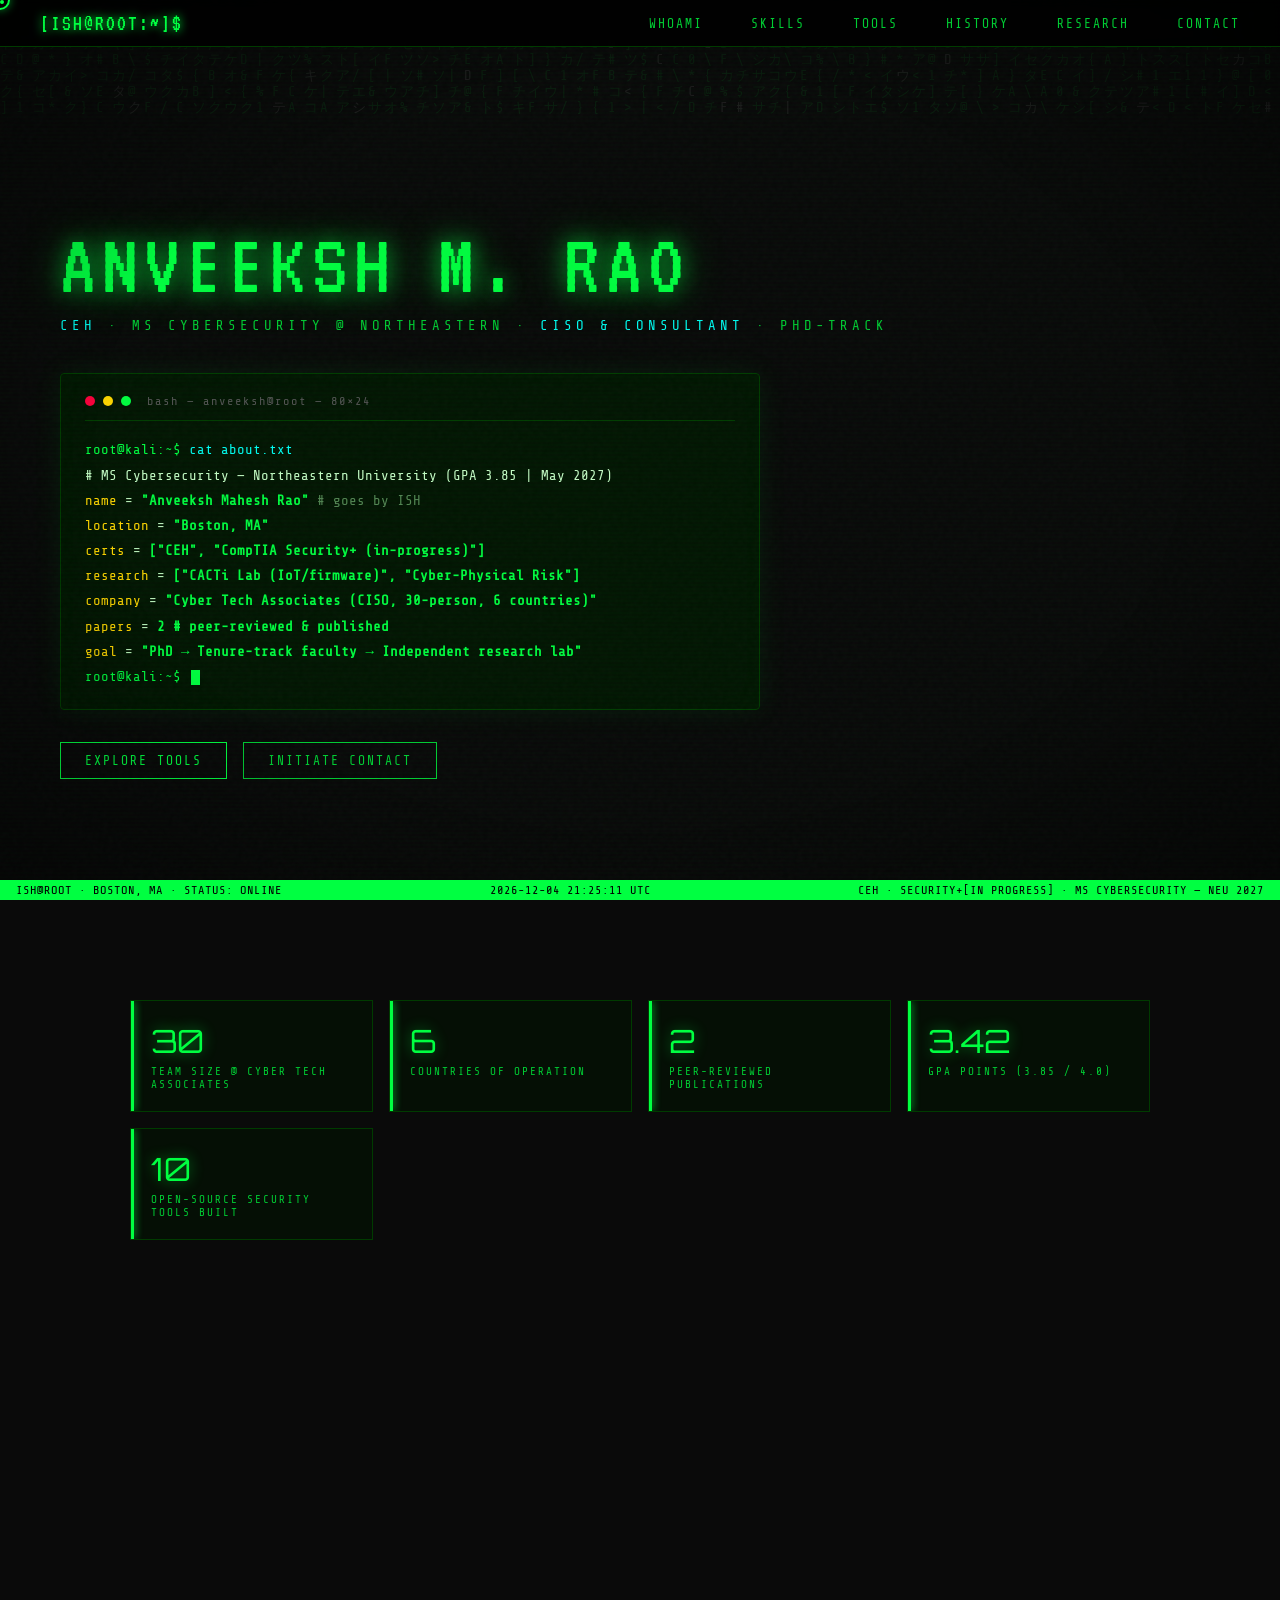
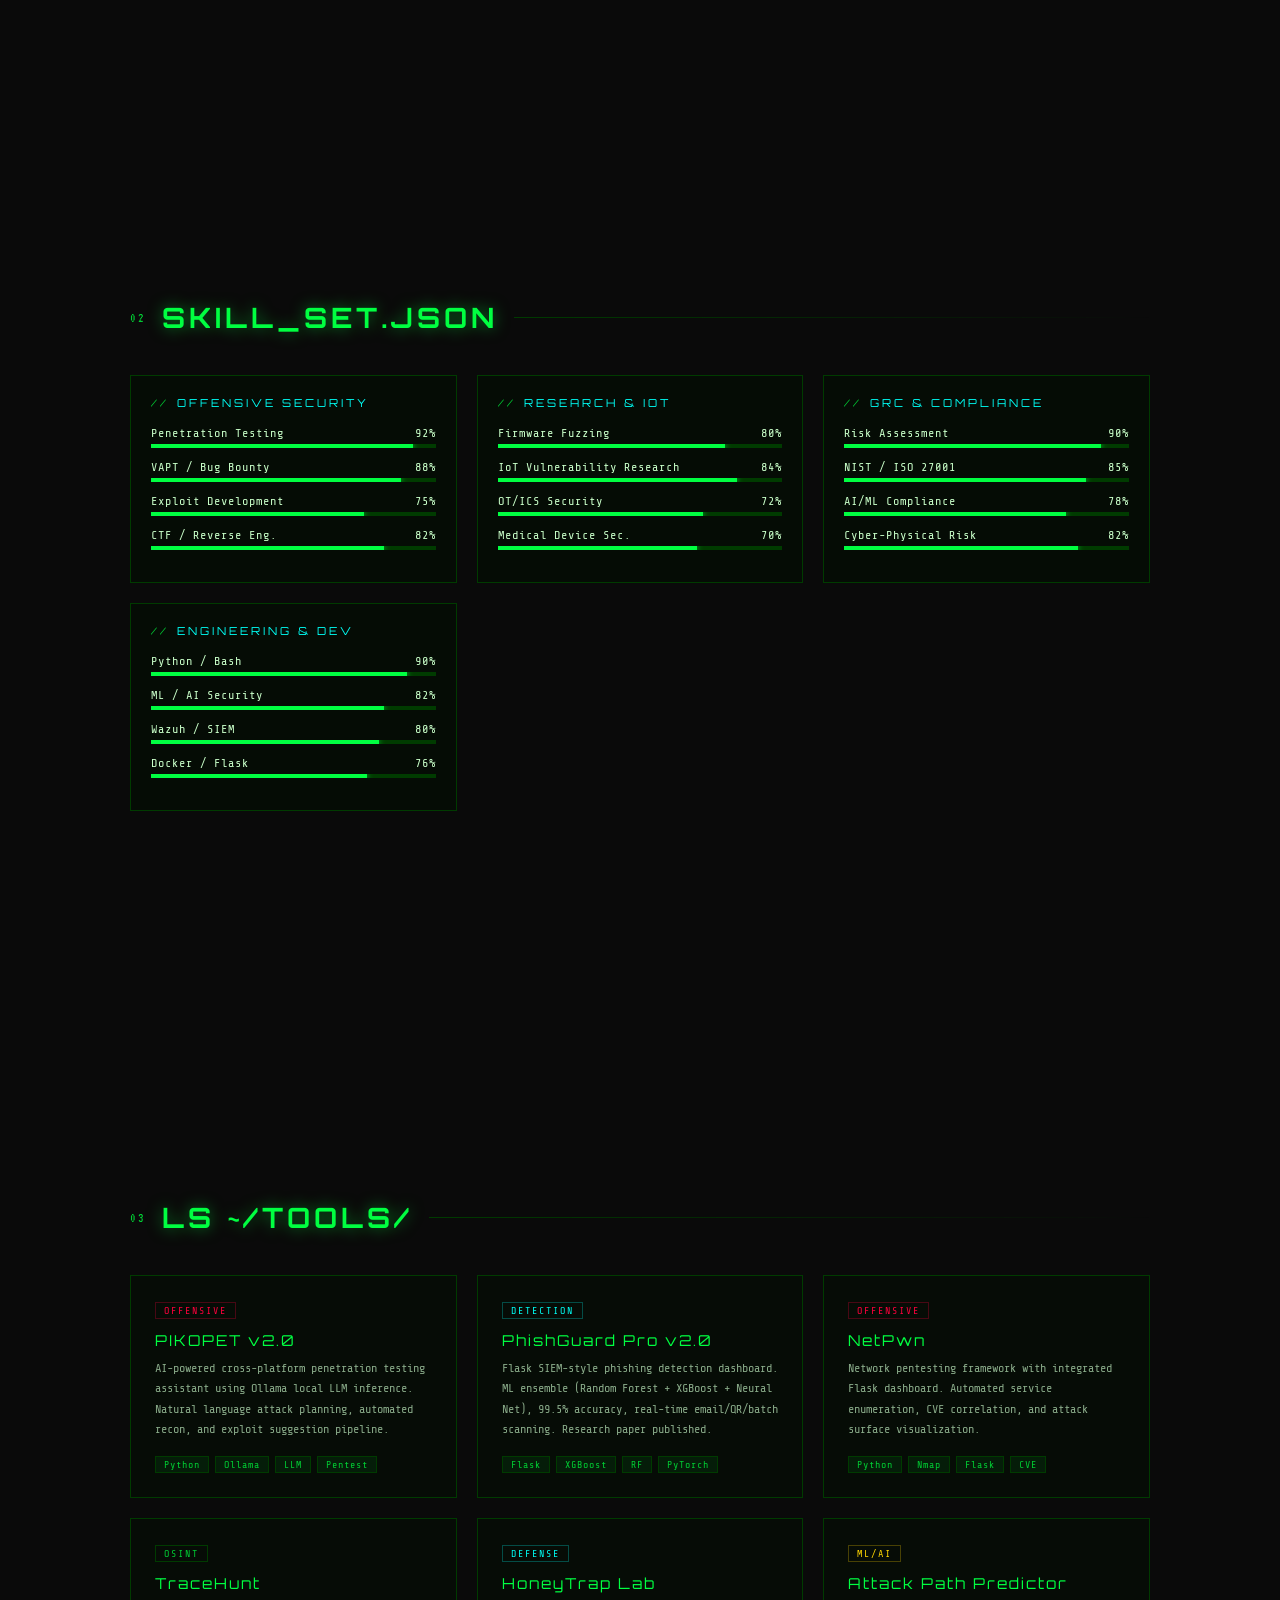
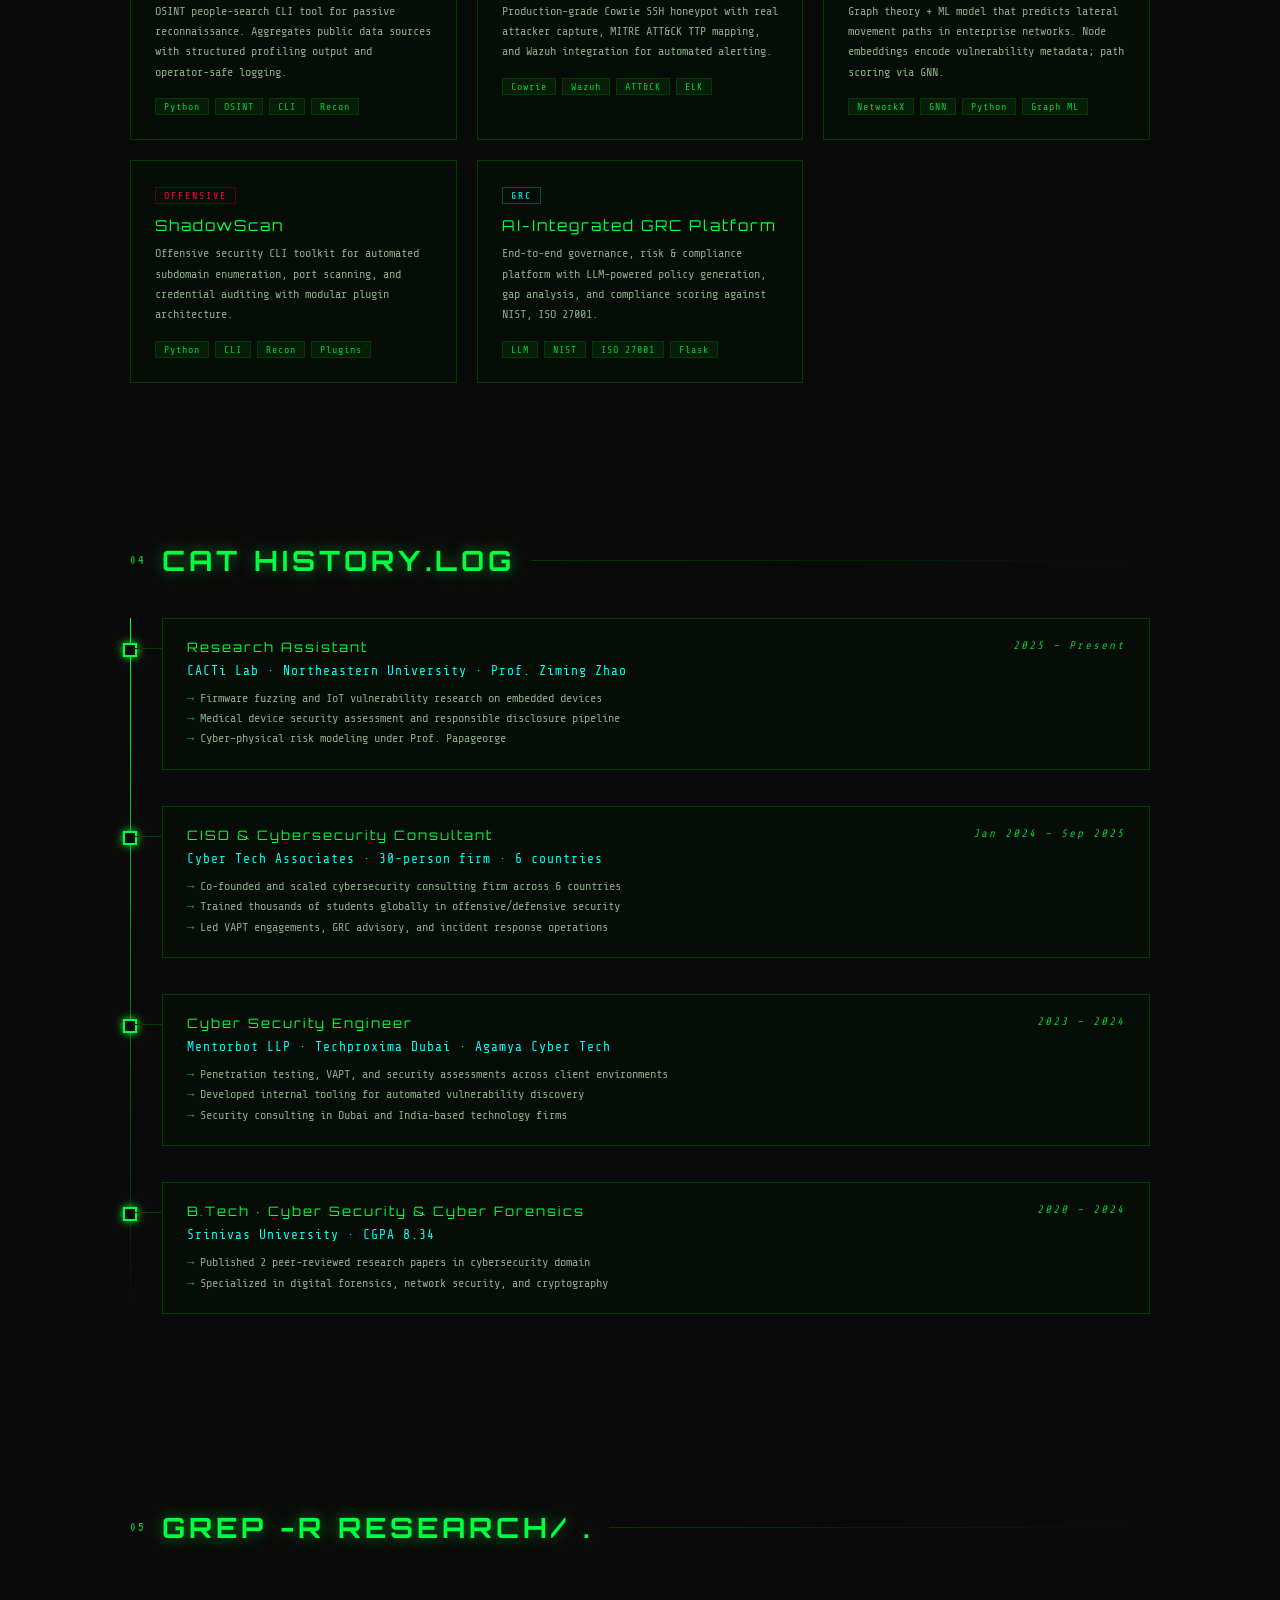
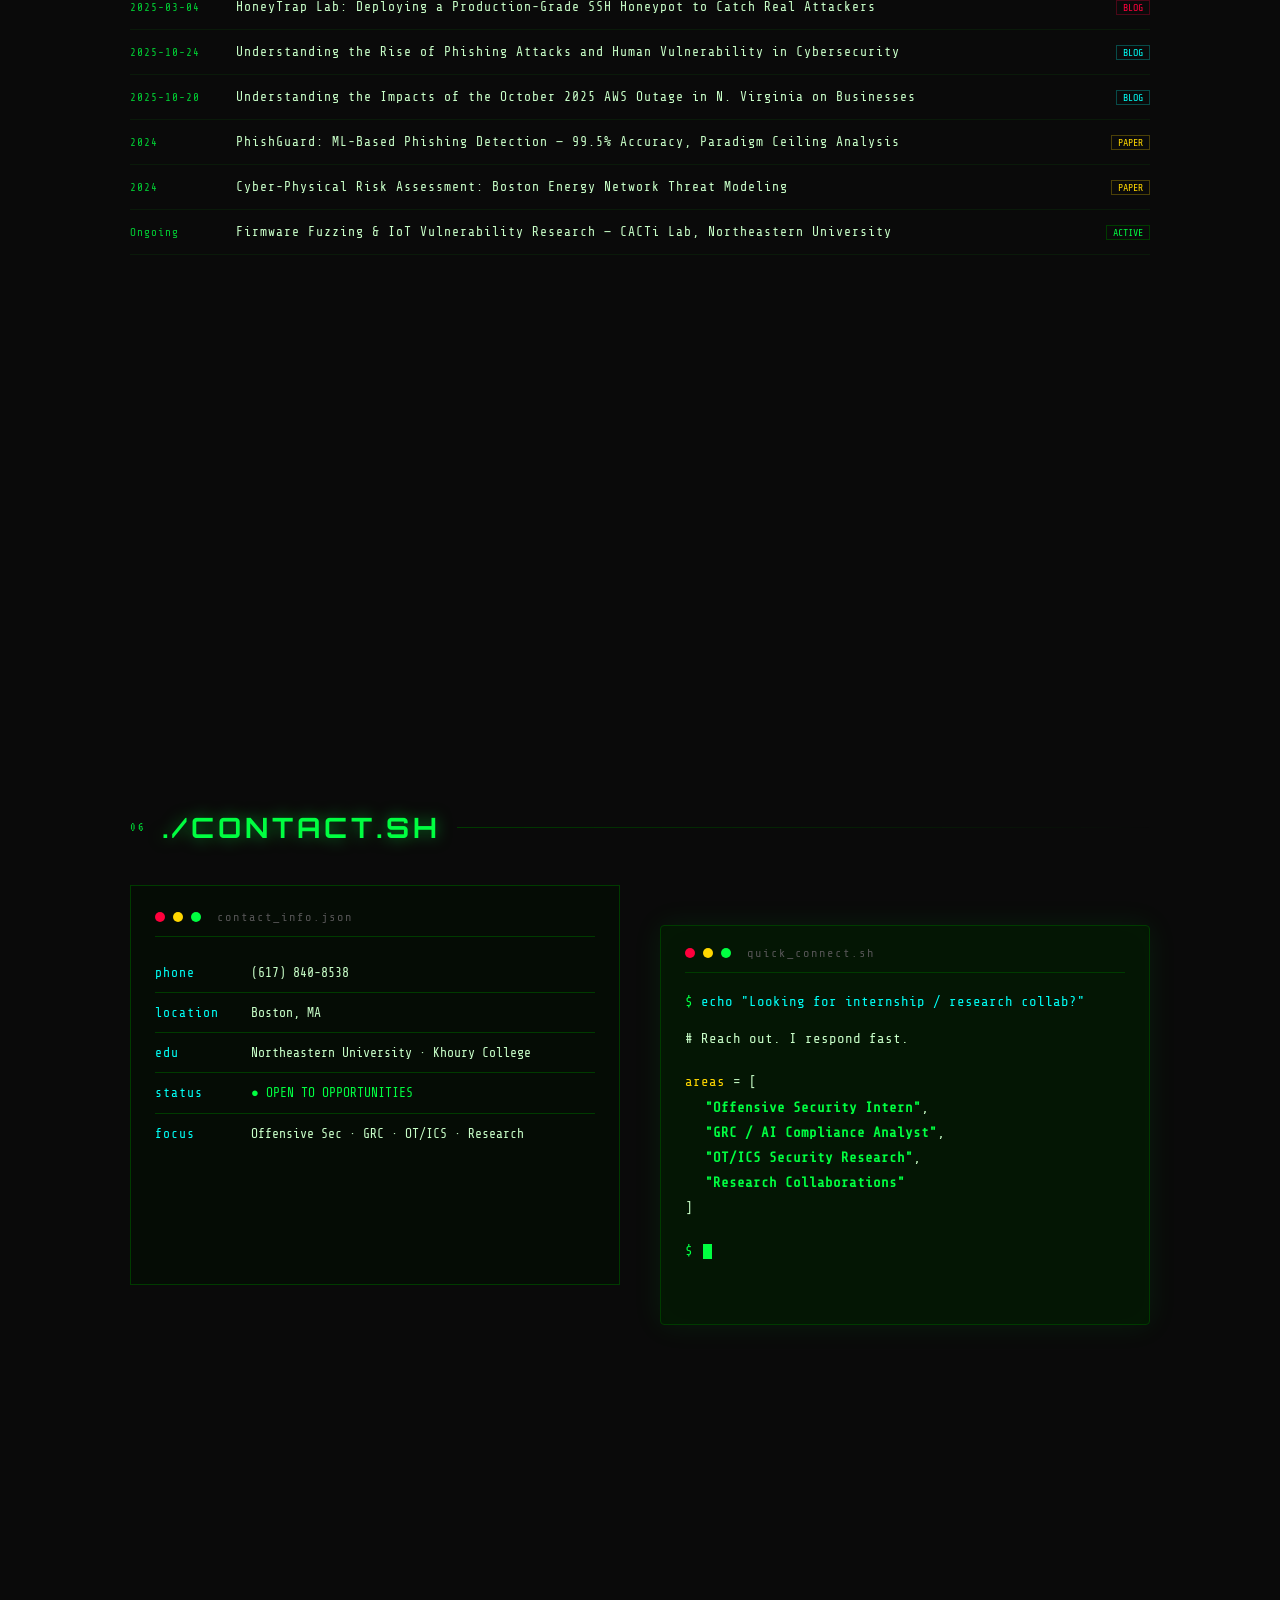
<file: index.html>
<!DOCTYPE html>
<html lang="en">
<head>
<meta charset="UTF-8">
<meta name="viewport" content="width=device-width, initial-scale=1.0">
<title>anveeksh@root:~$</title>
<style>
  @import url('https://fonts.googleapis.com/css2?family=Share+Tech+Mono&family=VT323&family=Orbitron:wght@400;700;900&display=swap');

  :root {
    --green: #00ff41;
    --green-dim: #00cc33;
    --green-dark: #003b00;
    --green-glow: #00ff4180;
    --bg: #0a0a0a;
    --bg2: #0d1a0d;
    --red: #ff003c;
    --yellow: #ffd700;
    --cyan: #00fff5;
    --text: #c8ffc8;
  }

  * { margin: 0; padding: 0; box-sizing: border-box; }

  html { scroll-behavior: smooth; }

  body {
    background: var(--bg);
    color: var(--green);
    font-family: 'Share Tech Mono', monospace;
    overflow-x: hidden;
    cursor: none;
  }

  /* Custom cursor */
  .cursor {
    width: 20px; height: 20px;
    border: 2px solid var(--green);
    border-radius: 50%;
    position: fixed;
    pointer-events: none;
    z-index: 9999;
    transition: transform 0.1s;
    box-shadow: 0 0 10px var(--green-glow);
  }
  .cursor-dot {
    width: 4px; height: 4px;
    background: var(--green);
    border-radius: 50%;
    position: fixed;
    pointer-events: none;
    z-index: 9999;
  }

  /* Matrix canvas */
  #matrix {
    position: fixed;
    top: 0; left: 0;
    width: 100%; height: 100%;
    z-index: 0;
    opacity: 0.07;
  }

  /* Scanlines */
  body::before {
    content: '';
    position: fixed;
    top: 0; left: 0;
    width: 100%; height: 100%;
    background: repeating-linear-gradient(
      0deg,
      transparent,
      transparent 2px,
      rgba(0, 255, 65, 0.015) 2px,
      rgba(0, 255, 65, 0.015) 4px
    );
    z-index: 1;
    pointer-events: none;
  }

  /* CRT flicker */
  body::after {
    content: '';
    position: fixed;
    top: 0; left: 0;
    width: 100%; height: 100%;
    background: radial-gradient(ellipse at center, transparent 60%, rgba(0,0,0,0.4) 100%);
    z-index: 1;
    pointer-events: none;
  }

  /* NAV */
  nav {
    position: fixed;
    top: 0; left: 0; right: 0;
    z-index: 100;
    padding: 12px 40px;
    display: flex;
    align-items: center;
    justify-content: space-between;
    background: rgba(0,0,0,0.85);
    border-bottom: 1px solid var(--green-dark);
    backdrop-filter: blur(4px);
  }

  .nav-logo {
    font-family: 'VT323', monospace;
    font-size: 22px;
    color: var(--green);
    text-shadow: 0 0 10px var(--green);
    letter-spacing: 2px;
  }

  .nav-links {
    display: flex;
    gap: 30px;
    list-style: none;
  }

  .nav-links a {
    color: var(--green-dim);
    text-decoration: none;
    font-size: 13px;
    letter-spacing: 2px;
    text-transform: uppercase;
    transition: color 0.2s, text-shadow 0.2s;
    position: relative;
  }

  .nav-links a::before {
    content: '> ';
    color: var(--green);
    opacity: 0;
    transition: opacity 0.2s;
  }

  .nav-links a:hover { color: var(--green); text-shadow: 0 0 8px var(--green); }
  .nav-links a:hover::before { opacity: 1; }

  /* STATUS BAR */
  .status-bar {
    position: fixed;
    bottom: 0; left: 0; right: 0;
    z-index: 100;
    background: var(--green);
    color: #000;
    font-size: 12px;
    padding: 3px 16px;
    display: flex;
    justify-content: space-between;
    font-family: 'Share Tech Mono', monospace;
    letter-spacing: 1px;
  }

  /* SECTIONS */
  section {
    position: relative;
    z-index: 2;
    min-height: 100vh;
    padding: 100px 40px 60px;
    max-width: 1100px;
    margin: 0 auto;
  }

  /* HERO */
  #hero {
    display: flex;
    flex-direction: column;
    justify-content: center;
    padding-top: 100px;
    min-height: 100vh;
    max-width: 100%;
    padding-left: 60px;
  }

  .ascii-name {
    font-family: 'VT323', monospace;
    font-size: clamp(40px, 7vw, 90px);
    line-height: 1;
    color: var(--green);
    text-shadow: 0 0 20px var(--green-glow), 0 0 40px var(--green-glow);
    letter-spacing: 6px;
    animation: glitch 4s infinite;
  }

  @keyframes glitch {
    0%, 90%, 100% { transform: none; filter: none; }
    91% { transform: skew(-1deg); filter: hue-rotate(10deg); }
    92% { transform: skew(1deg) translateX(2px); }
    93% { transform: none; filter: none; }
    96% { transform: translateX(-2px); color: var(--cyan); }
    97% { transform: none; color: var(--green); }
  }

  .hero-subtitle {
    font-size: 14px;
    color: var(--green-dim);
    letter-spacing: 4px;
    margin-top: 8px;
    text-transform: uppercase;
  }

  .hero-subtitle span { color: var(--cyan); }

  .terminal-block {
    margin-top: 40px;
    background: rgba(0, 30, 0, 0.6);
    border: 1px solid var(--green-dark);
    border-radius: 4px;
    padding: 20px 24px;
    max-width: 700px;
    box-shadow: 0 0 30px rgba(0,255,65,0.08), inset 0 0 30px rgba(0,255,65,0.02);
  }

  .terminal-header {
    display: flex;
    align-items: center;
    gap: 8px;
    margin-bottom: 16px;
    padding-bottom: 12px;
    border-bottom: 1px solid var(--green-dark);
  }

  .t-dot { width: 10px; height: 10px; border-radius: 50%; }
  .t-dot.red { background: var(--red); }
  .t-dot.yellow { background: var(--yellow); }
  .t-dot.green { background: var(--green); }
  .t-title { font-size: 12px; color: #555; margin-left: 8px; letter-spacing: 2px; }

  .terminal-line {
    font-size: 14px;
    line-height: 1.8;
    color: var(--text);
  }

  .terminal-line .prompt { color: var(--green); }
  .terminal-line .cmd { color: var(--cyan); }
  .terminal-line .comment { color: #558855; }
  .terminal-line .val { color: var(--yellow); }
  .terminal-line .highlight { color: var(--green); font-weight: bold; }

  .cursor-blink {
    display: inline-block;
    width: 9px; height: 15px;
    background: var(--green);
    vertical-align: middle;
    animation: blink 1s step-end infinite;
    margin-left: 2px;
  }
  @keyframes blink { 50% { opacity: 0; } }

  .hero-cta {
    display: flex;
    gap: 16px;
    margin-top: 32px;
    flex-wrap: wrap;
  }

  .btn {
    padding: 10px 24px;
    border: 1px solid var(--green);
    background: transparent;
    color: var(--green);
    font-family: 'Share Tech Mono', monospace;
    font-size: 13px;
    letter-spacing: 2px;
    text-transform: uppercase;
    text-decoration: none;
    cursor: none;
    transition: all 0.2s;
    position: relative;
    overflow: hidden;
  }

  .btn::before {
    content: '';
    position: absolute;
    top: 0; left: -100%;
    width: 100%; height: 100%;
    background: var(--green);
    transition: left 0.25s;
    z-index: -1;
  }

  .btn:hover { color: #000; text-shadow: none; }
  .btn:hover::before { left: 0; }

  .btn.ghost { border-color: var(--green-dim); color: var(--green-dim); }

  /* SECTION HEADERS */
  .sec-header {
    display: flex;
    align-items: center;
    gap: 16px;
    margin-bottom: 40px;
  }

  .sec-header h2 {
    font-family: 'Orbitron', sans-serif;
    font-size: clamp(18px, 3vw, 28px);
    letter-spacing: 4px;
    text-transform: uppercase;
    color: var(--green);
    text-shadow: 0 0 15px var(--green-glow);
  }

  .sec-header::after {
    content: '';
    flex: 1;
    height: 1px;
    background: linear-gradient(to right, var(--green-dark), transparent);
  }

  .sec-num {
    font-family: 'VT323', monospace;
    font-size: 14px;
    color: var(--green-dim);
    letter-spacing: 2px;
  }

  /* ABOUT / STATS */
  .stats-grid {
    display: grid;
    grid-template-columns: repeat(auto-fit, minmax(200px, 1fr));
    gap: 16px;
    margin-bottom: 40px;
  }

  .stat-card {
    border: 1px solid var(--green-dark);
    background: rgba(0,20,0,0.5);
    padding: 20px;
    position: relative;
    overflow: hidden;
    transition: border-color 0.3s, box-shadow 0.3s;
  }

  .stat-card::before {
    content: '';
    position: absolute;
    top: 0; left: 0;
    width: 3px; height: 100%;
    background: var(--green);
    box-shadow: 0 0 8px var(--green);
  }

  .stat-card:hover {
    border-color: var(--green);
    box-shadow: 0 0 20px rgba(0,255,65,0.1);
  }

  .stat-num {
    font-family: 'Orbitron', sans-serif;
    font-size: 32px;
    color: var(--green);
    text-shadow: 0 0 15px var(--green-glow);
  }

  .stat-label {
    font-size: 11px;
    color: var(--green-dim);
    letter-spacing: 2px;
    text-transform: uppercase;
    margin-top: 4px;
  }

  /* SKILLS */
  .skills-grid {
    display: grid;
    grid-template-columns: repeat(auto-fit, minmax(280px, 1fr));
    gap: 20px;
  }

  .skill-group {
    border: 1px solid var(--green-dark);
    background: rgba(0,15,0,0.5);
    padding: 20px;
  }

  .skill-group-title {
    font-family: 'Orbitron', sans-serif;
    font-size: 11px;
    letter-spacing: 3px;
    color: var(--cyan);
    text-transform: uppercase;
    margin-bottom: 16px;
    display: flex;
    align-items: center;
    gap: 8px;
  }

  .skill-group-title::before { content: '//'; color: var(--green-dim); }

  .skill-bar {
    margin-bottom: 12px;
  }

  .skill-bar-label {
    display: flex;
    justify-content: space-between;
    font-size: 12px;
    color: var(--text);
    margin-bottom: 4px;
    letter-spacing: 1px;
  }

  .skill-bar-track {
    height: 4px;
    background: var(--green-dark);
    position: relative;
    overflow: hidden;
  }

  .skill-bar-fill {
    height: 100%;
    background: var(--green);
    box-shadow: 0 0 6px var(--green);
    width: 0;
    transition: width 1.2s ease;
  }

  .skill-bar-fill.animate { width: var(--w); }

  /* PROJECTS */
  .projects-grid {
    display: grid;
    grid-template-columns: repeat(auto-fit, minmax(320px, 1fr));
    gap: 20px;
  }

  .project-card {
    border: 1px solid var(--green-dark);
    background: rgba(0,15,0,0.4);
    padding: 24px;
    position: relative;
    overflow: hidden;
    transition: all 0.3s;
    cursor: none;
  }

  .project-card::after {
    content: '';
    position: absolute;
    top: 0; left: 0; right: 0;
    height: 2px;
    background: linear-gradient(to right, transparent, var(--green), transparent);
    transform: translateX(-100%);
    transition: transform 0.4s;
  }

  .project-card:hover::after { transform: translateX(0); }
  .project-card:hover {
    border-color: var(--green);
    box-shadow: 0 0 30px rgba(0,255,65,0.12);
    transform: translateY(-2px);
  }

  .project-tag {
    display: inline-block;
    font-size: 10px;
    letter-spacing: 2px;
    padding: 2px 8px;
    border: 1px solid var(--green-dark);
    color: var(--green-dim);
    text-transform: uppercase;
    margin-bottom: 12px;
  }

  .project-tag.red { border-color: #ff003c44; color: var(--red); }
  .project-tag.cyan { border-color: #00fff544; color: var(--cyan); }
  .project-tag.yellow { border-color: #ffd70044; color: var(--yellow); }

  .project-title {
    font-family: 'Orbitron', sans-serif;
    font-size: 15px;
    color: var(--green);
    margin-bottom: 8px;
    letter-spacing: 2px;
  }

  .project-desc {
    font-size: 12px;
    color: #88aa88;
    line-height: 1.7;
    margin-bottom: 16px;
  }

  .project-stack {
    display: flex;
    flex-wrap: wrap;
    gap: 6px;
  }

  .tag-pill {
    font-size: 10px;
    padding: 2px 8px;
    background: rgba(0,255,65,0.07);
    border: 1px solid var(--green-dark);
    color: var(--green-dim);
    letter-spacing: 1px;
  }

  /* EXPERIENCE */
  .timeline {
    position: relative;
    padding-left: 32px;
  }

  .timeline::before {
    content: '';
    position: absolute;
    left: 0; top: 0; bottom: 0;
    width: 1px;
    background: linear-gradient(to bottom, var(--green), transparent);
  }

  .timeline-item {
    position: relative;
    margin-bottom: 36px;
    padding: 20px 24px;
    border: 1px solid var(--green-dark);
    background: rgba(0,15,0,0.4);
  }

  .timeline-item::before {
    content: '';
    position: absolute;
    left: -40px; top: 24px;
    width: 10px; height: 10px;
    border: 2px solid var(--green);
    background: var(--bg);
    box-shadow: 0 0 8px var(--green);
  }

  .timeline-item::after {
    content: '';
    position: absolute;
    left: -30px; top: 29px;
    width: 30px; height: 1px;
    background: var(--green-dark);
  }

  .tl-header {
    display: flex;
    justify-content: space-between;
    align-items: flex-start;
    flex-wrap: wrap;
    gap: 8px;
    margin-bottom: 8px;
  }

  .tl-role {
    font-family: 'Orbitron', sans-serif;
    font-size: 13px;
    color: var(--green);
    letter-spacing: 2px;
  }

  .tl-date {
    font-size: 11px;
    color: var(--green-dim);
    letter-spacing: 2px;
    font-style: italic;
  }

  .tl-company {
    font-size: 13px;
    color: var(--cyan);
    margin-bottom: 10px;
    letter-spacing: 1px;
  }

  .tl-bullets {
    list-style: none;
    font-size: 12px;
    color: #88aa88;
    line-height: 1.7;
  }

  .tl-bullets li::before {
    content: '→ ';
    color: var(--green-dim);
  }

  /* CONTACT */
  .contact-wrap {
    display: grid;
    grid-template-columns: 1fr 1fr;
    gap: 40px;
  }

  .contact-terminal {
    background: rgba(0,15,0,0.5);
    border: 1px solid var(--green-dark);
    padding: 24px;
  }

  .contact-item {
    display: flex;
    align-items: flex-start;
    gap: 16px;
    padding: 12px 0;
    border-bottom: 1px solid var(--green-dark);
    font-size: 13px;
  }

  .contact-item:last-child { border: none; }
  .c-key { color: var(--cyan); min-width: 80px; letter-spacing: 1px; }
  .c-val { color: var(--text); }
  .c-val a { color: var(--green); text-decoration: none; }
  .c-val a:hover { text-shadow: 0 0 8px var(--green); }

  /* SCROLLBAR */
  ::-webkit-scrollbar { width: 4px; }
  ::-webkit-scrollbar-track { background: var(--bg); }
  ::-webkit-scrollbar-thumb { background: var(--green-dark); }
  ::-webkit-scrollbar-thumb:hover { background: var(--green); }

  /* Noise overlay */
  .noise {
    position: fixed;
    top: 0; left: 0;
    width: 100%; height: 100%;
    z-index: 1;
    pointer-events: none;
    opacity: 0.025;
    background-image: url("data:image/svg+xml,%3Csvg viewBox='0 0 200 200' xmlns='http://www.w3.org/2000/svg'%3E%3Cfilter id='n'%3E%3CfeTurbulence type='fractalNoise' baseFrequency='0.9' numOctaves='4' stitchTiles='stitch'/%3E%3C/filter%3E%3Crect width='100%25' height='100%25' filter='url(%23n)' opacity='1'/%3E%3C/svg%3E");
  }

  /* ACCESS LOG / articles */
  .log-list { list-style: none; }
  .log-item {
    display: flex;
    gap: 16px;
    padding: 14px 0;
    border-bottom: 1px solid #0a1a0a;
    align-items: baseline;
    transition: background 0.2s;
  }
  .log-item:hover { background: rgba(0,255,65,0.03); padding-left: 8px; }
  .log-date { font-size: 11px; color: var(--green-dim); min-width: 90px; letter-spacing: 1px; }
  .log-title { font-size: 13px; color: var(--text); letter-spacing: 1px; }
  .log-tag { font-size: 10px; padding: 1px 6px; border: 1px solid; margin-left: auto; min-width: fit-content; }

  /* MOBILE */
  @media (max-width: 700px) {
    #hero { padding-left: 20px; padding-right: 20px; }
    section { padding: 80px 20px 40px; }
    .contact-wrap { grid-template-columns: 1fr; }
    nav { padding: 10px 20px; }
    .nav-links { gap: 16px; }
    .nav-links a { font-size: 11px; letter-spacing: 1px; }
  }

  /* Reveal animation */
  .reveal { opacity: 0; transform: translateY(20px); transition: opacity 0.6s ease, transform 0.6s ease; }
  .reveal.visible { opacity: 1; transform: none; }
</style>
</head>
<body>

<canvas id="matrix"></canvas>
<div class="noise"></div>
<div class="cursor" id="cursor"></div>
<div class="cursor-dot" id="cursorDot"></div>

<!-- NAV -->
<nav>
  <div class="nav-logo">[ISH@ROOT:~]$</div>
  <ul class="nav-links">
    <li><a href="#hero">whoami</a></li>
    <li><a href="#skills">skills</a></li>
    <li><a href="#projects">tools</a></li>
    <li><a href="#experience">history</a></li>
    <li><a href="#research">research</a></li>
    <li><a href="#contact">contact</a></li>
  </ul>
</nav>

<!-- HERO -->
<div id="hero">
  <div class="ascii-name" id="typedName">ANVEEKSH M. RAO</div>
  <div class="hero-subtitle">
    <span>CEH</span> · MS Cybersecurity @ Northeastern · <span>CISO & Consultant</span> · PhD-Track
  </div>

  <div class="terminal-block reveal">
    <div class="terminal-header">
      <div class="t-dot red"></div>
      <div class="t-dot yellow"></div>
      <div class="t-dot green"></div>
      <span class="t-title">bash — anveeksh@root — 80×24</span>
    </div>
    <div class="terminal-line"><span class="prompt">root@kali:~$ </span><span class="cmd">cat about.txt</span></div>
    <div class="terminal-line comment"># MS Cybersecurity — Northeastern University (GPA 3.85 | May 2027)</div>
    <div class="terminal-line"><span class="val">name</span>      = <span class="highlight">"Anveeksh Mahesh Rao"</span> <span class="comment"># goes by ISH</span></div>
    <div class="terminal-line"><span class="val">location</span>  = <span class="highlight">"Boston, MA"</span></div>
    <div class="terminal-line"><span class="val">certs</span>     = <span class="highlight">["CEH", "CompTIA Security+ (in-progress)"]</span></div>
    <div class="terminal-line"><span class="val">research</span>  = <span class="highlight">["CACTi Lab (IoT/firmware)", "Cyber-Physical Risk"]</span></div>
    <div class="terminal-line"><span class="val">company</span>   = <span class="highlight">"Cyber Tech Associates (CISO, 30-person, 6 countries)"</span></div>
    <div class="terminal-line"><span class="val">papers</span>    = <span class="highlight">2  # peer-reviewed &amp; published</span></div>
    <div class="terminal-line"><span class="val">goal</span>      = <span class="highlight">"PhD → Tenure-track faculty → Independent research lab"</span></div>
    <div class="terminal-line"><span class="prompt">root@kali:~$ </span><span class="cursor-blink"></span></div>
  </div>

  <div class="hero-cta">
    <a href="#projects" class="btn">explore tools</a>
    <a href="#contact" class="btn ghost">initiate contact</a>
  </div>
</div>

<!-- STATS -->
<section id="about">
  <div class="stats-grid reveal">
    <div class="stat-card">
      <div class="stat-num" data-target="30">0</div>
      <div class="stat-label">Team size @ Cyber Tech Associates</div>
    </div>
    <div class="stat-card">
      <div class="stat-num" data-target="6">0</div>
      <div class="stat-label">Countries of operation</div>
    </div>
    <div class="stat-card">
      <div class="stat-num" data-target="2">0</div>
      <div class="stat-label">Peer-reviewed publications</div>
    </div>
    <div class="stat-card">
      <div class="stat-num" data-target="385" data-suffix="/400">0</div>
      <div class="stat-label">GPA points (3.85 / 4.0)</div>
    </div>
    <div class="stat-card">
      <div class="stat-num" data-target="10">0</div>
      <div class="stat-label">Open-source security tools built</div>
    </div>
  </div>
</section>

<!-- SKILLS -->
<section id="skills">
  <div class="sec-header reveal">
    <span class="sec-num">02</span>
    <h2>skill_set.json</h2>
  </div>

  <div class="skills-grid reveal">
    <div class="skill-group">
      <div class="skill-group-title">Offensive Security</div>
      <div class="skill-bar"><div class="skill-bar-label"><span>Penetration Testing</span><span>92%</span></div><div class="skill-bar-track"><div class="skill-bar-fill" style="--w:92%"></div></div></div>
      <div class="skill-bar"><div class="skill-bar-label"><span>VAPT / Bug Bounty</span><span>88%</span></div><div class="skill-bar-track"><div class="skill-bar-fill" style="--w:88%"></div></div></div>
      <div class="skill-bar"><div class="skill-bar-label"><span>Exploit Development</span><span>75%</span></div><div class="skill-bar-track"><div class="skill-bar-fill" style="--w:75%"></div></div></div>
      <div class="skill-bar"><div class="skill-bar-label"><span>CTF / Reverse Eng.</span><span>82%</span></div><div class="skill-bar-track"><div class="skill-bar-fill" style="--w:82%"></div></div></div>
    </div>
    <div class="skill-group">
      <div class="skill-group-title">Research & IoT</div>
      <div class="skill-bar"><div class="skill-bar-label"><span>Firmware Fuzzing</span><span>80%</span></div><div class="skill-bar-track"><div class="skill-bar-fill" style="--w:80%"></div></div></div>
      <div class="skill-bar"><div class="skill-bar-label"><span>IoT Vulnerability Research</span><span>84%</span></div><div class="skill-bar-track"><div class="skill-bar-fill" style="--w:84%"></div></div></div>
      <div class="skill-bar"><div class="skill-bar-label"><span>OT/ICS Security</span><span>72%</span></div><div class="skill-bar-track"><div class="skill-bar-fill" style="--w:72%"></div></div></div>
      <div class="skill-bar"><div class="skill-bar-label"><span>Medical Device Sec.</span><span>70%</span></div><div class="skill-bar-track"><div class="skill-bar-fill" style="--w:70%"></div></div></div>
    </div>
    <div class="skill-group">
      <div class="skill-group-title">GRC & Compliance</div>
      <div class="skill-bar"><div class="skill-bar-label"><span>Risk Assessment</span><span>90%</span></div><div class="skill-bar-track"><div class="skill-bar-fill" style="--w:90%"></div></div></div>
      <div class="skill-bar"><div class="skill-bar-label"><span>NIST / ISO 27001</span><span>85%</span></div><div class="skill-bar-track"><div class="skill-bar-fill" style="--w:85%"></div></div></div>
      <div class="skill-bar"><div class="skill-bar-label"><span>AI/ML Compliance</span><span>78%</span></div><div class="skill-bar-track"><div class="skill-bar-fill" style="--w:78%"></div></div></div>
      <div class="skill-bar"><div class="skill-bar-label"><span>Cyber-Physical Risk</span><span>82%</span></div><div class="skill-bar-track"><div class="skill-bar-fill" style="--w:82%"></div></div></div>
    </div>
    <div class="skill-group">
      <div class="skill-group-title">Engineering & Dev</div>
      <div class="skill-bar"><div class="skill-bar-label"><span>Python / Bash</span><span>90%</span></div><div class="skill-bar-track"><div class="skill-bar-fill" style="--w:90%"></div></div></div>
      <div class="skill-bar"><div class="skill-bar-label"><span>ML / AI Security</span><span>82%</span></div><div class="skill-bar-track"><div class="skill-bar-fill" style="--w:82%"></div></div></div>
      <div class="skill-bar"><div class="skill-bar-label"><span>Wazuh / SIEM</span><span>80%</span></div><div class="skill-bar-track"><div class="skill-bar-fill" style="--w:80%"></div></div></div>
      <div class="skill-bar"><div class="skill-bar-label"><span>Docker / Flask</span><span>76%</span></div><div class="skill-bar-track"><div class="skill-bar-fill" style="--w:76%"></div></div></div>
    </div>
  </div>
</section>

<!-- TOOLS / PROJECTS -->
<section id="projects">
  <div class="sec-header reveal">
    <span class="sec-num">03</span>
    <h2>ls ~/tools/</h2>
  </div>

  <div class="projects-grid">
    <div class="project-card reveal">
      <div class="project-tag red">Offensive</div>
      <div class="project-title">PIKOPET v2.0</div>
      <div class="project-desc">AI-powered cross-platform penetration testing assistant using Ollama local LLM inference. Natural language attack planning, automated recon, and exploit suggestion pipeline.</div>
      <div class="project-stack">
        <span class="tag-pill">Python</span><span class="tag-pill">Ollama</span><span class="tag-pill">LLM</span><span class="tag-pill">Pentest</span>
      </div>
    </div>
    <div class="project-card reveal">
      <div class="project-tag cyan">Detection</div>
      <div class="project-title">PhishGuard Pro v2.0</div>
      <div class="project-desc">Flask SIEM-style phishing detection dashboard. ML ensemble (Random Forest + XGBoost + Neural Net), 99.5% accuracy, real-time email/QR/batch scanning. Research paper published.</div>
      <div class="project-stack">
        <span class="tag-pill">Flask</span><span class="tag-pill">XGBoost</span><span class="tag-pill">RF</span><span class="tag-pill">PyTorch</span>
      </div>
    </div>
    <div class="project-card reveal">
      <div class="project-tag red">Offensive</div>
      <div class="project-title">NetPwn</div>
      <div class="project-desc">Network pentesting framework with integrated Flask dashboard. Automated service enumeration, CVE correlation, and attack surface visualization.</div>
      <div class="project-stack">
        <span class="tag-pill">Python</span><span class="tag-pill">Nmap</span><span class="tag-pill">Flask</span><span class="tag-pill">CVE</span>
      </div>
    </div>
    <div class="project-card reveal">
      <div class="project-tag">OSINT</div>
      <div class="project-title">TraceHunt</div>
      <div class="project-desc">OSINT people-search CLI tool for passive reconnaissance. Aggregates public data sources with structured profiling output and operator-safe logging.</div>
      <div class="project-stack">
        <span class="tag-pill">Python</span><span class="tag-pill">OSINT</span><span class="tag-pill">CLI</span><span class="tag-pill">Recon</span>
      </div>
    </div>
    <div class="project-card reveal">
      <div class="project-tag cyan">Defense</div>
      <div class="project-title">HoneyTrap Lab</div>
      <div class="project-desc">Production-grade Cowrie SSH honeypot with real attacker capture, MITRE ATT&CK TTP mapping, and Wazuh integration for automated alerting.</div>
      <div class="project-stack">
        <span class="tag-pill">Cowrie</span><span class="tag-pill">Wazuh</span><span class="tag-pill">ATT&CK</span><span class="tag-pill">ELK</span>
      </div>
    </div>
    <div class="project-card reveal">
      <div class="project-tag yellow">ML/AI</div>
      <div class="project-title">Attack Path Predictor</div>
      <div class="project-desc">Graph theory + ML model that predicts lateral movement paths in enterprise networks. Node embeddings encode vulnerability metadata; path scoring via GNN.</div>
      <div class="project-stack">
        <span class="tag-pill">NetworkX</span><span class="tag-pill">GNN</span><span class="tag-pill">Python</span><span class="tag-pill">Graph ML</span>
      </div>
    </div>
    <div class="project-card reveal">
      <div class="project-tag red">Offensive</div>
      <div class="project-title">ShadowScan</div>
      <div class="project-desc">Offensive security CLI toolkit for automated subdomain enumeration, port scanning, and credential auditing with modular plugin architecture.</div>
      <div class="project-stack">
        <span class="tag-pill">Python</span><span class="tag-pill">CLI</span><span class="tag-pill">Recon</span><span class="tag-pill">Plugins</span>
      </div>
    </div>
    <div class="project-card reveal">
      <div class="project-tag cyan">GRC</div>
      <div class="project-title">AI-Integrated GRC Platform</div>
      <div class="project-desc">End-to-end governance, risk & compliance platform with LLM-powered policy generation, gap analysis, and compliance scoring against NIST, ISO 27001.</div>
      <div class="project-stack">
        <span class="tag-pill">LLM</span><span class="tag-pill">NIST</span><span class="tag-pill">ISO 27001</span><span class="tag-pill">Flask</span>
      </div>
    </div>
  </div>
</section>

<!-- EXPERIENCE -->
<section id="experience">
  <div class="sec-header reveal">
    <span class="sec-num">04</span>
    <h2>cat history.log</h2>
  </div>

  <div class="timeline">
    <div class="timeline-item reveal">
      <div class="tl-header">
        <div class="tl-role">Research Assistant</div>
        <div class="tl-date">2025 – Present</div>
      </div>
      <div class="tl-company">CACTi Lab · Northeastern University · Prof. Ziming Zhao</div>
      <ul class="tl-bullets">
        <li>Firmware fuzzing and IoT vulnerability research on embedded devices</li>
        <li>Medical device security assessment and responsible disclosure pipeline</li>
        <li>Cyber-physical risk modeling under Prof. Papageorge</li>
      </ul>
    </div>
    <div class="timeline-item reveal">
      <div class="tl-header">
        <div class="tl-role">CISO & Cybersecurity Consultant</div>
        <div class="tl-date">Jan 2024 – Sep 2025</div>
      </div>
      <div class="tl-company">Cyber Tech Associates · 30-person firm · 6 countries</div>
      <ul class="tl-bullets">
        <li>Co-founded and scaled cybersecurity consulting firm across 6 countries</li>
        <li>Trained thousands of students globally in offensive/defensive security</li>
        <li>Led VAPT engagements, GRC advisory, and incident response operations</li>
      </ul>
    </div>
    <div class="timeline-item reveal">
      <div class="tl-header">
        <div class="tl-role">Cyber Security Engineer</div>
        <div class="tl-date">2023 – 2024</div>
      </div>
      <div class="tl-company">Mentorbot LLP · Techproxima Dubai · Agamya Cyber Tech</div>
      <ul class="tl-bullets">
        <li>Penetration testing, VAPT, and security assessments across client environments</li>
        <li>Developed internal tooling for automated vulnerability discovery</li>
        <li>Security consulting in Dubai and India-based technology firms</li>
      </ul>
    </div>
    <div class="timeline-item reveal">
      <div class="tl-header">
        <div class="tl-role">B.Tech · Cyber Security & Cyber Forensics</div>
        <div class="tl-date">2020 – 2024</div>
      </div>
      <div class="tl-company">Srinivas University · CGPA 8.34</div>
      <ul class="tl-bullets">
        <li>Published 2 peer-reviewed research papers in cybersecurity domain</li>
        <li>Specialized in digital forensics, network security, and cryptography</li>
      </ul>
    </div>
  </div>
</section>

<!-- RESEARCH / ARTICLES -->
<section id="research">
  <div class="sec-header reveal">
    <span class="sec-num">05</span>
    <h2>grep -r research/ .</h2>
  </div>

  <ul class="log-list reveal">
    <li class="log-item">
      <span class="log-date">2025-03-04</span>
      <span class="log-title">HoneyTrap Lab: Deploying a Production-Grade SSH Honeypot to Catch Real Attackers</span>
      <span class="log-tag" style="color:var(--red);border-color:#ff003c44">BLOG</span>
    </li>
    <li class="log-item">
      <span class="log-date">2025-10-24</span>
      <span class="log-title">Understanding the Rise of Phishing Attacks and Human Vulnerability in Cybersecurity</span>
      <span class="log-tag" style="color:var(--cyan);border-color:#00fff544">BLOG</span>
    </li>
    <li class="log-item">
      <span class="log-date">2025-10-20</span>
      <span class="log-title">Understanding the Impacts of the October 2025 AWS Outage in N. Virginia on Businesses</span>
      <span class="log-tag" style="color:var(--cyan);border-color:#00fff544">BLOG</span>
    </li>
    <li class="log-item">
      <span class="log-date">2024</span>
      <span class="log-title">PhishGuard: ML-Based Phishing Detection — 99.5% Accuracy, Paradigm Ceiling Analysis</span>
      <span class="log-tag" style="color:var(--yellow);border-color:#ffd70044">PAPER</span>
    </li>
    <li class="log-item">
      <span class="log-date">2024</span>
      <span class="log-title">Cyber-Physical Risk Assessment: Boston Energy Network Threat Modeling</span>
      <span class="log-tag" style="color:var(--yellow);border-color:#ffd70044">PAPER</span>
    </li>
    <li class="log-item">
      <span class="log-date">Ongoing</span>
      <span class="log-title">Firmware Fuzzing & IoT Vulnerability Research — CACTi Lab, Northeastern University</span>
      <span class="log-tag" style="color:var(--green);border-color:var(--green-dark)">ACTIVE</span>
    </li>
  </ul>
</section>

<!-- CONTACT -->
<section id="contact">
  <div class="sec-header reveal">
    <span class="sec-num">06</span>
    <h2>./contact.sh</h2>
  </div>

  <div class="contact-wrap">
    <div class="contact-terminal reveal">
      <div class="terminal-header">
        <div class="t-dot red"></div><div class="t-dot yellow"></div><div class="t-dot green"></div>
        <span class="t-title">contact_info.json</span>
      </div>
      <div class="contact-item">
        <span class="c-key">phone</span>
        <span class="c-val">(617) 840-8538</span>
      </div>
      <div class="contact-item">
        <span class="c-key">location</span>
        <span class="c-val">Boston, MA</span>
      </div>
      <div class="contact-item">
        <span class="c-key">edu</span>
        <span class="c-val">Northeastern University · Khoury College</span>
      </div>
      <div class="contact-item">
        <span class="c-key">status</span>
        <span class="c-val" style="color:var(--green)">● OPEN TO OPPORTUNITIES</span>
      </div>
      <div class="contact-item">
        <span class="c-key">focus</span>
        <span class="c-val">Offensive Sec · GRC · OT/ICS · Research</span>
      </div>
    </div>

    <div class="reveal">
      <div class="terminal-block" style="height:100%">
        <div class="terminal-header">
          <div class="t-dot red"></div><div class="t-dot yellow"></div><div class="t-dot green"></div>
          <span class="t-title">quick_connect.sh</span>
        </div>
        <div class="terminal-line" style="margin-bottom:12px"><span class="prompt">$ </span><span class="cmd">echo "Looking for internship / research collab?"</span></div>
        <div class="terminal-line comment"># Reach out. I respond fast.</div>
        <br>
        <div class="terminal-line"><span class="val">areas</span> = [</div>
        <div class="terminal-line" style="padding-left:20px"><span class="highlight">"Offensive Security Intern"</span>,</div>
        <div class="terminal-line" style="padding-left:20px"><span class="highlight">"GRC / AI Compliance Analyst"</span>,</div>
        <div class="terminal-line" style="padding-left:20px"><span class="highlight">"OT/ICS Security Research"</span>,</div>
        <div class="terminal-line" style="padding-left:20px"><span class="highlight">"Research Collaborations"</span></div>
        <div class="terminal-line">]</div>
        <br>
        <div class="terminal-line"><span class="prompt">$ </span><span class="cursor-blink"></span></div>
      </div>
    </div>
  </div>
</section>

<!-- STATUS BAR -->
<div class="status-bar">
  <span>ISH@ROOT  ·  BOSTON, MA  ·  STATUS: ONLINE</span>
  <span id="clock"></span>
  <span>CEH  ·  SECURITY+[IN PROGRESS]  ·  MS CYBERSECURITY — NEU 2027</span>
</div>

<script>
// --- CURSOR ---
const cursor = document.getElementById('cursor');
const cursorDot = document.getElementById('cursorDot');
let mx = 0, my = 0, cx = 0, cy = 0;
document.addEventListener('mousemove', e => { mx = e.clientX; my = e.clientY; cursorDot.style.left = mx - 2 + 'px'; cursorDot.style.top = my - 2 + 'px'; });
(function animCursor() {
  cx += (mx - cx) * 0.15; cy += (my - cy) * 0.15;
  cursor.style.left = cx - 10 + 'px'; cursor.style.top = cy - 10 + 'px';
  requestAnimationFrame(animCursor);
})();

// --- MATRIX RAIN ---
const canvas = document.getElementById('matrix');
const ctx = canvas.getContext('2d');
let cols, drops;
function initMatrix() {
  canvas.width = window.innerWidth; canvas.height = window.innerHeight;
  cols = Math.floor(canvas.width / 16);
  drops = Array(cols).fill(1);
}
initMatrix();
window.addEventListener('resize', initMatrix);
const chars = '01アイウエオカキクケコサシスセソタチツテト<>{}[]|\\/#$@%&*ABCDEF';
function drawMatrix() {
  ctx.fillStyle = 'rgba(0,0,0,0.04)';
  ctx.fillRect(0, 0, canvas.width, canvas.height);
  ctx.fillStyle = '#00ff41';
  ctx.font = '14px Share Tech Mono';
  drops.forEach((y, i) => {
    const ch = chars[Math.floor(Math.random() * chars.length)];
    ctx.fillStyle = Math.random() > 0.95 ? '#ffffff' : '#00ff41';
    ctx.fillText(ch, i * 16, y * 16);
    if (y * 16 > canvas.height && Math.random() > 0.975) drops[i] = 0;
    drops[i]++;
  });
}
setInterval(drawMatrix, 50);

// --- CLOCK ---
function updateClock() {
  const now = new Date();
  document.getElementById('clock').textContent =
    now.toISOString().replace('T', ' ').slice(0, 19) + ' UTC';
}
updateClock(); setInterval(updateClock, 1000);

// --- SCROLL REVEAL ---
const reveals = document.querySelectorAll('.reveal');
const obs = new IntersectionObserver((entries) => {
  entries.forEach(e => { if (e.isIntersecting) e.target.classList.add('visible'); });
}, { threshold: 0.1 });
reveals.forEach(r => obs.observe(r));

// --- SKILL BARS ---
const bars = document.querySelectorAll('.skill-bar-fill');
const barObs = new IntersectionObserver((entries) => {
  entries.forEach(e => { if (e.isIntersecting) e.target.classList.add('animate'); });
}, { threshold: 0.3 });
bars.forEach(b => barObs.observe(b));

// --- COUNTER ANIMATION ---
function animateCounter(el) {
  const target = parseInt(el.dataset.target);
  const suffix = el.dataset.suffix || '';
  const isGpa = target === 385;
  let current = 0;
  const step = Math.max(1, Math.floor(target / 40));
  const timer = setInterval(() => {
    current = Math.min(current + step, target);
    el.textContent = isGpa ? (current / 100).toFixed(2) : current + suffix;
    if (current >= target) clearInterval(timer);
  }, 40);
}
const counterObs = new IntersectionObserver((entries) => {
  entries.forEach(e => {
    if (e.isIntersecting && e.target.dataset.target) {
      animateCounter(e.target);
      counterObs.unobserve(e.target);
    }
  });
}, { threshold: 0.5 });
document.querySelectorAll('[data-target]').forEach(el => counterObs.observe(el));

// --- TYPEWRITER GLITCH for hero name ---
const nameEl = document.getElementById('typedName');
const fullName = 'ANVEEKSH M. RAO';
let typed = '';
let i = 0;
function typeChar() {
  if (i < fullName.length) {
    typed += fullName[i++];
    nameEl.textContent = typed + (Math.random() > 0.5 ? '_' : '');
    setTimeout(typeChar, 60 + Math.random() * 60);
  } else {
    nameEl.textContent = fullName;
  }
}
nameEl.textContent = '';
setTimeout(typeChar, 400);
</script>
</body>
</html>
</file>
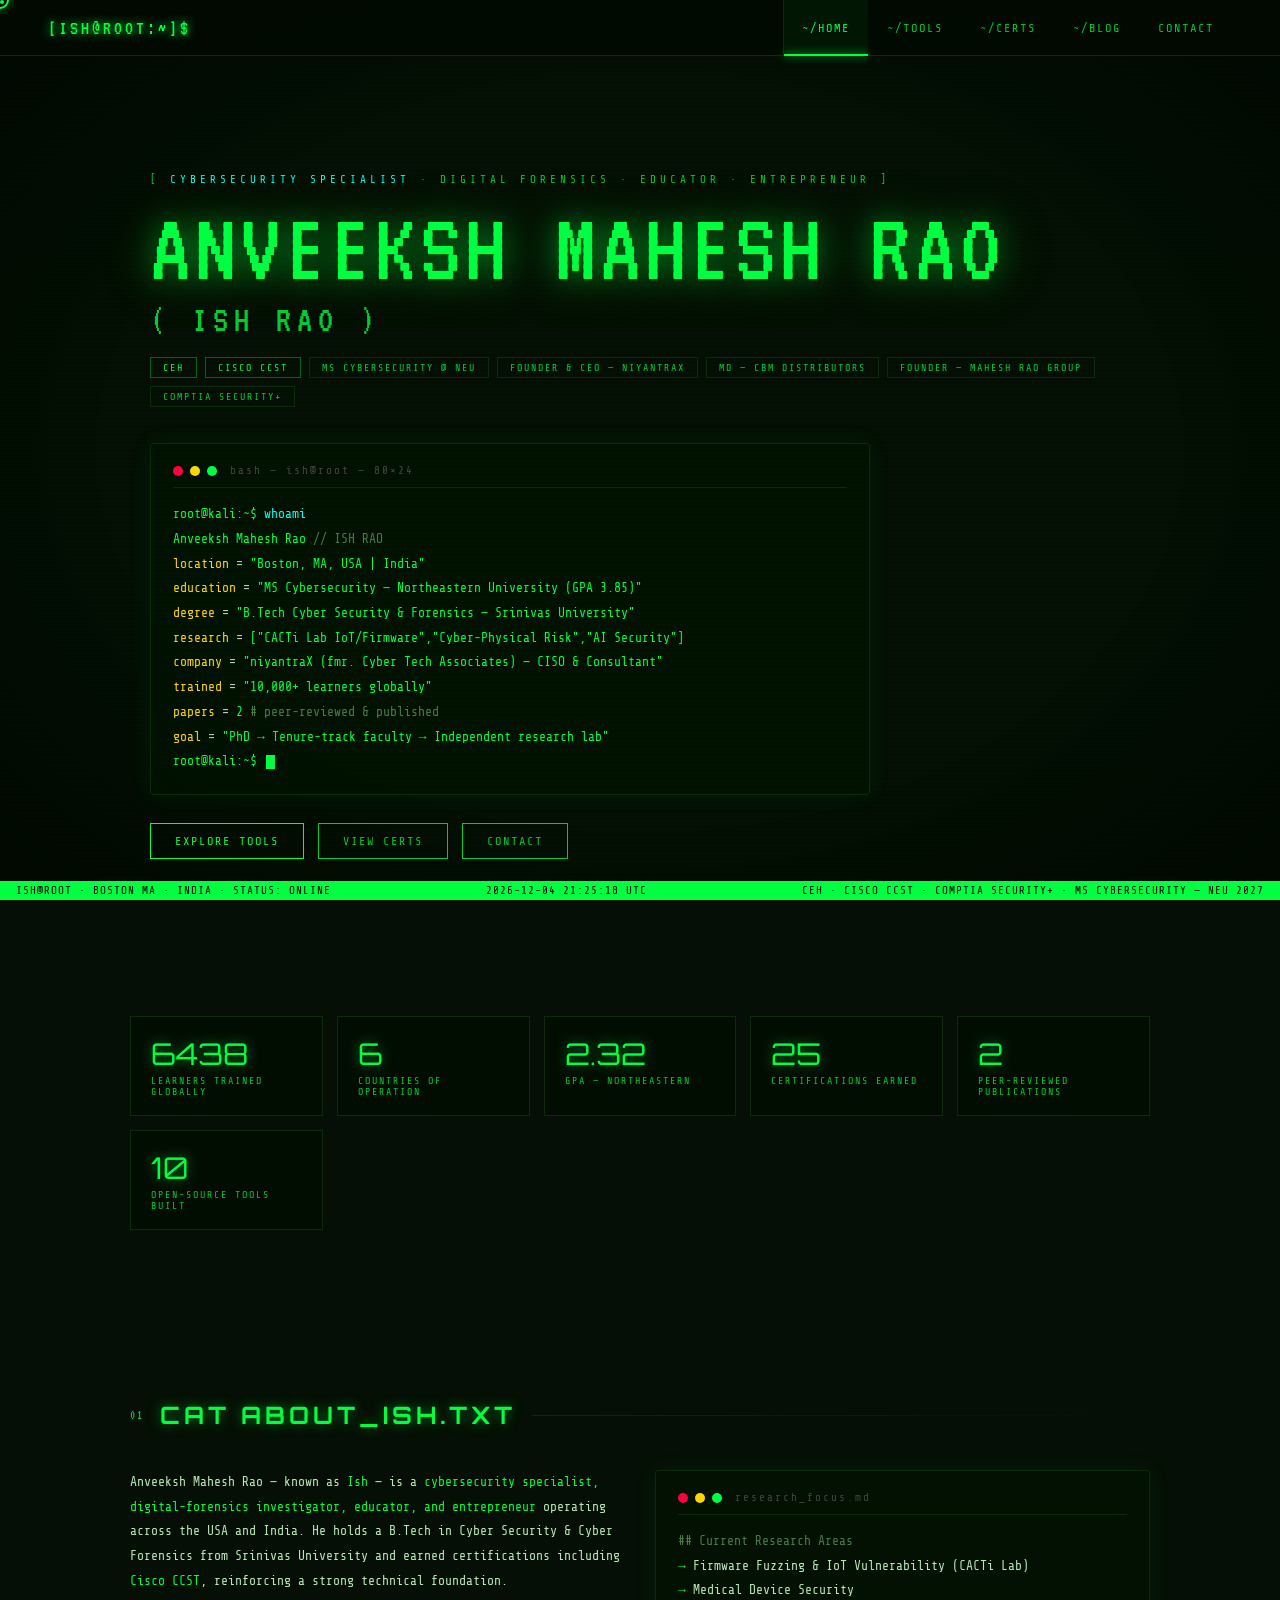
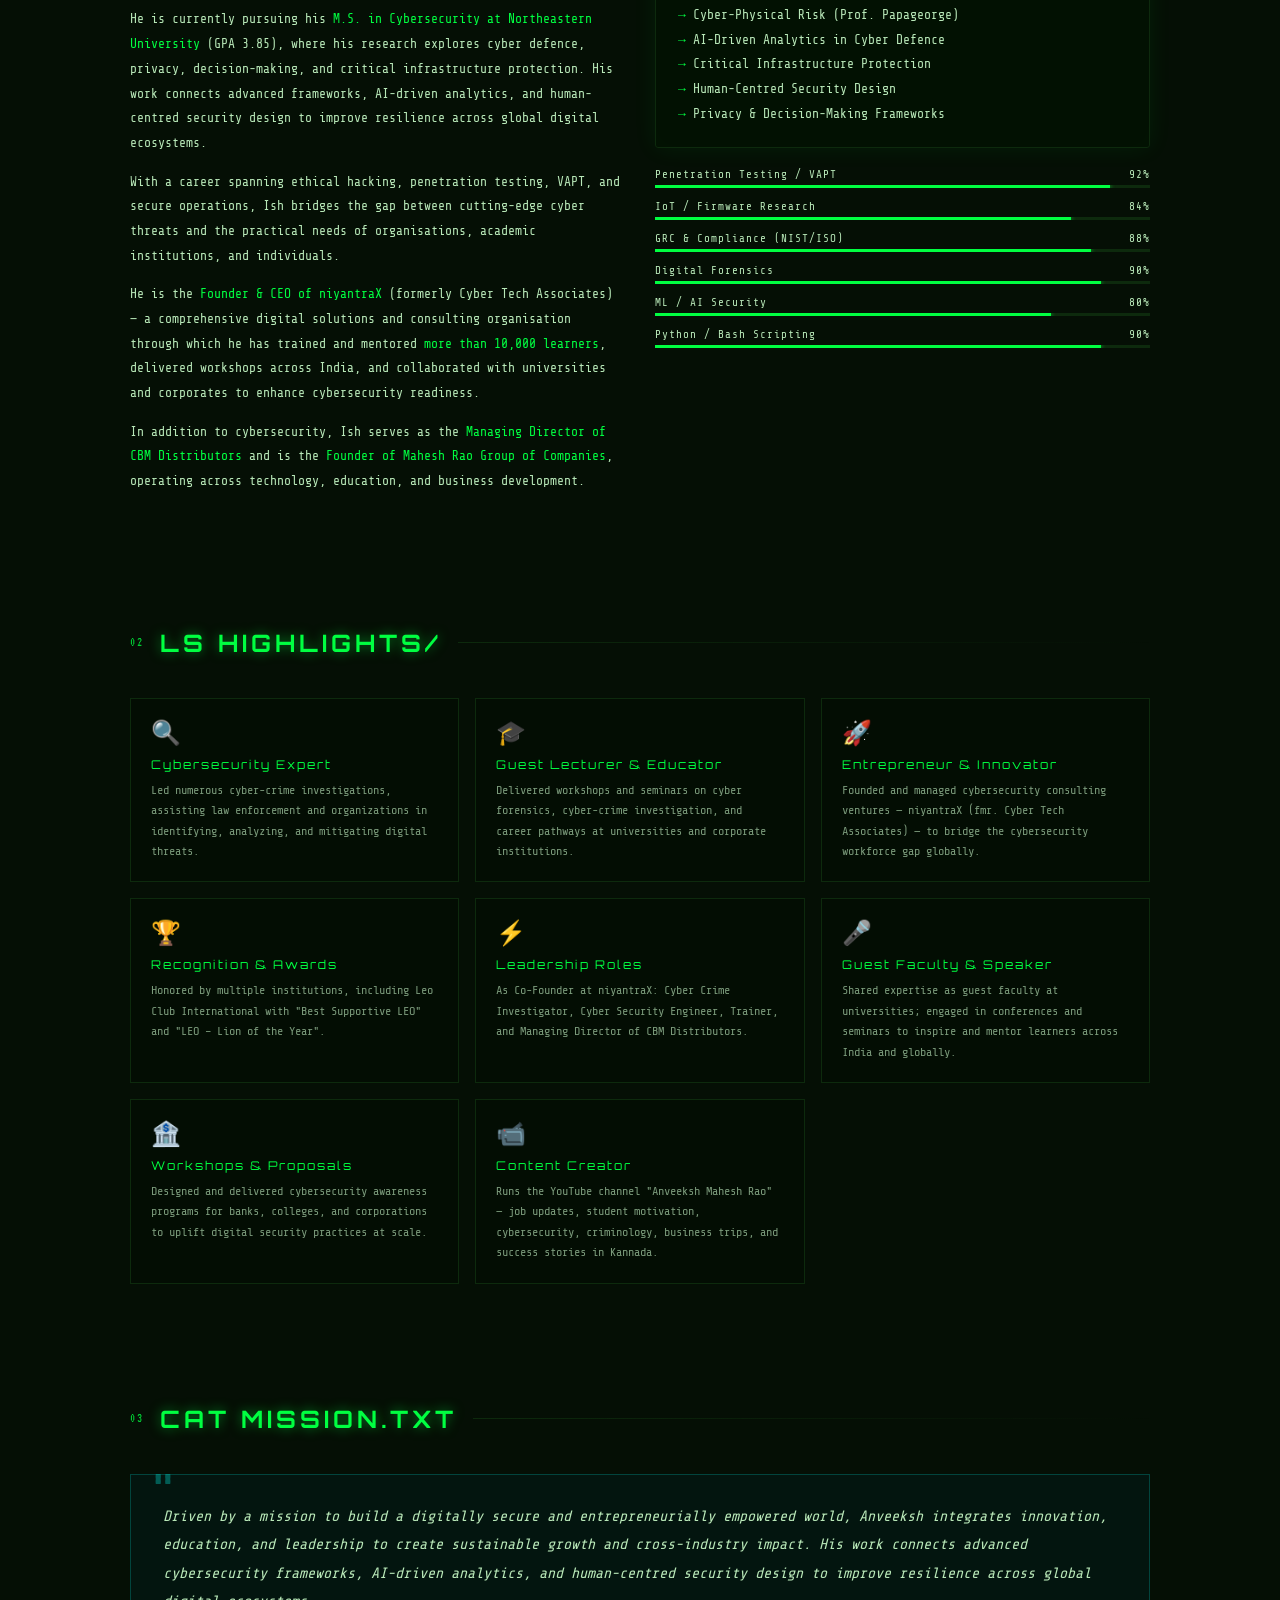
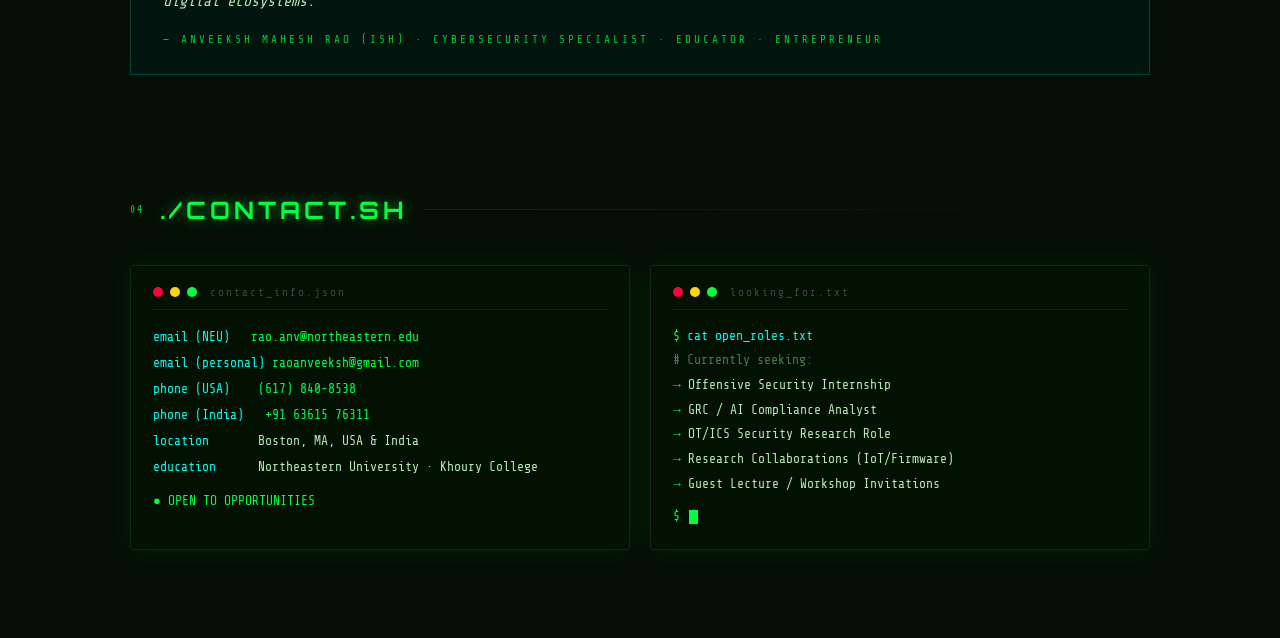
<file: site /index.html>
<!DOCTYPE html>
<html lang="en">
<head>
<meta charset="UTF-8"><meta name="viewport" content="width=device-width, initial-scale=1.0">
<title>Anveeksh Mahesh Rao | ISH — Cybersecurity Specialist</title>
<link rel="stylesheet" href="css/style.css">
<style>
/* ── HERO ── */
.hero-wrap { min-height:100vh; display:flex; flex-direction:column; justify-content:center; padding:80px 60px 60px; max-width:1100px; margin:0 auto; }
.hero-tag { font-size:11px; letter-spacing:4px; color:var(--green-dim); text-transform:uppercase; margin-bottom:14px; }
.hero-tag span { color:var(--cyan); }
.hero-name { font-family:'VT323',monospace; font-size:clamp(48px,8vw,110px); line-height:0.95; color:var(--green); text-shadow:0 0 30px var(--green-glow), 0 0 60px rgba(0,255,65,0.25); letter-spacing:4px; animation:glitch 5s infinite; }
.hero-aka { font-family:'VT323',monospace; font-size:clamp(22px,3vw,38px); color:var(--green-dim); letter-spacing:6px; margin-top:4px; }
.hero-roles { display:flex; flex-wrap:wrap; gap:8px; margin-top:18px; }
.role-chip { font-size:10px; letter-spacing:2px; padding:4px 12px; border:1px solid var(--border); color:var(--green-dim); text-transform:uppercase; }
.role-chip.hl { border-color:rgba(0,255,65,0.35); color:var(--green); }

@keyframes glitch {
  0%,88%,100%{transform:none;filter:none;}
  89%{transform:skew(-0.5deg);filter:hue-rotate(8deg);}
  90%{transform:translateX(2px);}
  91%{transform:none;filter:none;}
  95%{transform:translateX(-2px);color:var(--cyan);text-shadow:0 0 30px var(--cyan);}
  96%{transform:none;color:var(--green);text-shadow:0 0 30px var(--green-glow);}
}

/* STATS */
.stats-row { display:grid; grid-template-columns:repeat(auto-fit,minmax(170px,1fr)); gap:14px; margin-bottom:50px; }
.stat { border:1px solid var(--border); background:rgba(0,12,0,0.5); padding:18px 20px; position:relative; overflow:hidden; transition:all 0.3s; }
.stat::before { content:''; position:absolute; top:0;left:0; width:100%;height:2px; background:linear-gradient(to right,transparent,var(--green),transparent); transform:scaleX(0); transition:transform 0.4s; }
.stat:hover::before{transform:scaleX(1);}
.stat:hover{border-color:rgba(0,255,65,0.35);box-shadow:0 0 20px rgba(0,255,65,0.08);}
.stat-n { font-family:'Orbitron',sans-serif; font-size:30px; color:var(--green); text-shadow:0 0 12px var(--green-glow); }
.stat-l { font-size:10px; color:var(--green-dim); letter-spacing:2px; text-transform:uppercase; margin-top:3px; }

/* ABOUT */
.about-grid { display:grid; grid-template-columns:1fr 1fr; gap:30px; }
.about-text p { font-size:13px; color:var(--text); line-height:1.9; margin-bottom:14px; }
.about-text p span { color:var(--green); }

/* HIGHLIGHTS */
.hl-grid { display:grid; grid-template-columns:repeat(auto-fit,minmax(260px,1fr)); gap:16px; }
.hl-card { border:1px solid var(--border); background:rgba(0,12,0,0.4); padding:20px; position:relative; overflow:hidden; transition:all 0.3s; }
.hl-card::after { content:''; position:absolute; top:0;left:0; width:3px;height:100%; background:var(--green); box-shadow:0 0 6px var(--green); opacity:0; transition:opacity 0.3s; }
.hl-card:hover{border-color:rgba(0,255,65,0.4);box-shadow:0 0 20px rgba(0,255,65,0.09);} 
.hl-card:hover::after{opacity:1;}
.hl-icon { font-size:24px; margin-bottom:10px; }
.hl-title { font-family:'Orbitron',sans-serif; font-size:12px; letter-spacing:2px; color:var(--green); margin-bottom:8px; }
.hl-desc { font-size:12px; color:#7a9a7a; line-height:1.7; }

/* MISSION */
.mission-box { border:1px solid rgba(0,255,245,0.2); background:rgba(0,30,30,0.4); padding:28px 32px; position:relative; }
.mission-box::before { content:'"'; position:absolute; top:-10px;left:20px; font-family:'VT323',monospace; font-size:60px; color:var(--cyan); opacity:0.3; }
.mission-text { font-size:15px; color:var(--text); line-height:1.9; font-style:italic; }
.mission-sig { margin-top:16px; font-size:11px; color:var(--green-dim); letter-spacing:3px; text-transform:uppercase; }

/* SKILL BARS */
.skill-bar { margin-bottom:12px; }
.sb-label { display:flex; justify-content:space-between; font-size:11px; color:var(--text); margin-bottom:4px; letter-spacing:1px; }
.sb-track { height:3px; background:var(--border); overflow:hidden; }
.skill-bar-fill { height:100%; background:var(--green); box-shadow:0 0 5px var(--green); width:0; transition:width 1.3s ease; }
.skill-bar-fill.animate { width:var(--w); }

@media(max-width:768px){ .hero-wrap{padding:80px 20px 40px;} .about-grid{grid-template-columns:1fr;} }
</style>
</head>
<body>
<canvas id="matrix"></canvas>
<div class="cursor" id="cursor"></div>
<div class="cursor-dot" id="cursorDot"></div>

<!-- NAV -->
<nav>
  <a href="index.html" class="nav-logo">[ISH@ROOT:~]$</a>
  <ul class="nav-links">
    <li><a href="index.html">~/home</a></li>
    <li><a href="projects.html">~/tools</a></li>
    <li><a href="certifications.html">~/certs</a></li>
    <li><a href="blog.html">~/blog</a></li>
    <li><a href="#contact">contact</a></li>
  </ul>
</nav>

<main>
<!-- ══ HERO ══════════════════════════════════════════ -->
<div class="hero-wrap">
  <div class="hero-tag">[ <span>CYBERSECURITY SPECIALIST</span> · DIGITAL FORENSICS · EDUCATOR · ENTREPRENEUR ]</div>
  <div class="hero-name" id="typedName" data-text="ANVEEKSH MAHESH RAO">ANVEEKSH MAHESH RAO</div>
  <div class="hero-aka">( ISH RAO )</div>
  <div class="hero-roles">
    <span class="role-chip hl">CEH</span>
    <span class="role-chip hl">Cisco CCST</span>
    <span class="role-chip">MS Cybersecurity @ NEU</span>
    <span class="role-chip">Founder & CEO — niyantraX</span>
    <span class="role-chip">MD — CBM Distributors</span>
    <span class="role-chip">Founder — Mahesh Rao Group</span>
    <span class="role-chip">CompTIA Security+</span>
  </div>

  <div class="terminal reveal" style="margin-top:36px;max-width:720px">
    <div class="t-header"><div class="t-dot r"></div><div class="t-dot y"></div><div class="t-dot g"></div><span class="t-title">bash — ish@root — 80×24</span></div>
    <div class="tl"><span class="p">root@kali:~$ </span><span class="c">whoami</span></div>
    <div class="tl"><span class="h">Anveeksh Mahesh Rao</span> <span class="cm">// ISH RAO</span></div>
    <div class="tl"><span class="v">location</span>   = <span class="h">"Boston, MA, USA  |  India"</span></div>
    <div class="tl"><span class="v">education</span>  = <span class="h">"MS Cybersecurity — Northeastern University (GPA 3.85)"</span></div>
    <div class="tl"><span class="v">degree</span>     = <span class="h">"B.Tech Cyber Security &amp; Forensics — Srinivas University"</span></div>
    <div class="tl"><span class="v">research</span>   = <span class="h">["CACTi Lab IoT/Firmware","Cyber-Physical Risk","AI Security"]</span></div>
    <div class="tl"><span class="v">company</span>    = <span class="h">"niyantraX (fmr. Cyber Tech Associates) — CISO &amp; Consultant"</span></div>
    <div class="tl"><span class="v">trained</span>    = <span class="h">"10,000+ learners globally"</span></div>
    <div class="tl"><span class="v">papers</span>     = <span class="h">2  </span><span class="cm"># peer-reviewed &amp; published</span></div>
    <div class="tl"><span class="v">goal</span>       = <span class="h">"PhD → Tenure-track faculty → Independent research lab"</span></div>
    <div class="tl"><span class="p">root@kali:~$ </span><span class="cb"></span></div>
  </div>

  <div style="display:flex;gap:14px;margin-top:28px;flex-wrap:wrap;">
    <a href="projects.html" class="btn">explore tools</a>
    <a href="certifications.html" class="btn ghost">view certs</a>
    <a href="#contact" class="btn ghost">contact</a>
  </div>
</div>

<!-- ══ STATS ══════════════════════════════════════════ -->
<div class="section">
  <div class="stats-row reveal">
    <div class="stat"><div class="stat-n" data-target="10000">0</div><div class="stat-l">Learners trained globally</div></div>
    <div class="stat"><div class="stat-n" data-target="6">0</div><div class="stat-l">Countries of operation</div></div>
    <div class="stat"><div class="stat-n" data-target="385" data-decimals="2" data-suffix="">0</div><div class="stat-l">GPA — Northeastern</div></div>
    <div class="stat"><div class="stat-n" data-target="25">0</div><div class="stat-l">Certifications earned</div></div>
    <div class="stat"><div class="stat-n" data-target="2">0</div><div class="stat-l">Peer-reviewed publications</div></div>
    <div class="stat"><div class="stat-n" data-target="10">0</div><div class="stat-l">Open-source tools built</div></div>
  </div>
</div>

<!-- ══ ABOUT ═════════════════════════════════════════ -->
<div class="section" id="about">
  <div class="sec-header reveal"><span class="sec-num">01</span><h2>cat about_ish.txt</h2></div>
  <div class="about-grid">
    <div class="about-text reveal">
      <p>Anveeksh Mahesh Rao — known as <span>Ish</span> — is a <span>cybersecurity specialist, digital-forensics investigator, educator, and entrepreneur</span> operating across the USA and India. He holds a B.Tech in Cyber Security & Cyber Forensics from Srinivas University and earned certifications including <span>Cisco CCST</span>, reinforcing a strong technical foundation.</p>
      <p>He is currently pursuing his <span>M.S. in Cybersecurity at Northeastern University</span> (GPA 3.85), where his research explores cyber defence, privacy, decision-making, and critical infrastructure protection. His work connects advanced frameworks, AI-driven analytics, and human-centred security design to improve resilience across global digital ecosystems.</p>
      <p>With a career spanning ethical hacking, penetration testing, VAPT, and secure operations, Ish bridges the gap between cutting-edge cyber threats and the practical needs of organisations, academic institutions, and individuals.</p>
      <p>He is the <span>Founder & CEO of niyantraX</span> (formerly Cyber Tech Associates) — a comprehensive digital solutions and consulting organisation through which he has trained and mentored <span>more than 10,000 learners</span>, delivered workshops across India, and collaborated with universities and corporates to enhance cybersecurity readiness.</p>
      <p>In addition to cybersecurity, Ish serves as the <span>Managing Director of CBM Distributors</span> and is the <span>Founder of Mahesh Rao Group of Companies</span>, operating across technology, education, and business development.</p>
    </div>
    <div class="reveal">
      <div class="terminal" style="margin-bottom:20px">
        <div class="t-header"><div class="t-dot r"></div><div class="t-dot y"></div><div class="t-dot g"></div><span class="t-title">research_focus.md</span></div>
        <div class="tl"><span class="cm">## Current Research Areas</span></div>
        <div class="tl"><span class="p">→ </span>Firmware Fuzzing &amp; IoT Vulnerability (CACTi Lab)</div>
        <div class="tl"><span class="p">→ </span>Medical Device Security</div>
        <div class="tl"><span class="p">→ </span>Cyber-Physical Risk (Prof. Papageorge)</div>
        <div class="tl"><span class="p">→ </span>AI-Driven Analytics in Cyber Defence</div>
        <div class="tl"><span class="p">→ </span>Critical Infrastructure Protection</div>
        <div class="tl"><span class="p">→ </span>Human-Centred Security Design</div>
        <div class="tl"><span class="p">→ </span>Privacy &amp; Decision-Making Frameworks</div>
      </div>
      <div style="margin-bottom:10px">
        <div class="skill-bar reveal"><div class="sb-label"><span>Penetration Testing / VAPT</span><span>92%</span></div><div class="sb-track"><div class="skill-bar-fill" style="--w:92%"></div></div></div>
        <div class="skill-bar reveal"><div class="sb-label"><span>IoT / Firmware Research</span><span>84%</span></div><div class="sb-track"><div class="skill-bar-fill" style="--w:84%"></div></div></div>
        <div class="skill-bar reveal"><div class="sb-label"><span>GRC &amp; Compliance (NIST/ISO)</span><span>88%</span></div><div class="sb-track"><div class="skill-bar-fill" style="--w:88%"></div></div></div>
        <div class="skill-bar reveal"><div class="sb-label"><span>Digital Forensics</span><span>90%</span></div><div class="sb-track"><div class="skill-bar-fill" style="--w:90%"></div></div></div>
        <div class="skill-bar reveal"><div class="sb-label"><span>ML / AI Security</span><span>80%</span></div><div class="sb-track"><div class="skill-bar-fill" style="--w:80%"></div></div></div>
        <div class="skill-bar reveal"><div class="sb-label"><span>Python / Bash Scripting</span><span>90%</span></div><div class="sb-track"><div class="skill-bar-fill" style="--w:90%"></div></div></div>
      </div>
    </div>
  </div>
</div>

<!-- ══ PROFESSIONAL HIGHLIGHTS ═══════════════════════ -->
<div class="section" id="highlights">
  <div class="sec-header reveal"><span class="sec-num">02</span><h2>ls highlights/</h2></div>
  <div class="hl-grid">
    <div class="hl-card reveal"><div class="hl-icon">🔍</div><div class="hl-title">Cybersecurity Expert</div><div class="hl-desc">Led numerous cyber-crime investigations, assisting law enforcement and organizations in identifying, analyzing, and mitigating digital threats.</div></div>
    <div class="hl-card reveal"><div class="hl-icon">🎓</div><div class="hl-title">Guest Lecturer & Educator</div><div class="hl-desc">Delivered workshops and seminars on cyber forensics, cyber-crime investigation, and career pathways at universities and corporate institutions.</div></div>
    <div class="hl-card reveal"><div class="hl-icon">🚀</div><div class="hl-title">Entrepreneur & Innovator</div><div class="hl-desc">Founded and managed cybersecurity consulting ventures — niyantraX (fmr. Cyber Tech Associates) — to bridge the cybersecurity workforce gap globally.</div></div>
    <div class="hl-card reveal"><div class="hl-icon">🏆</div><div class="hl-title">Recognition & Awards</div><div class="hl-desc">Honored by multiple institutions, including Leo Club International with "Best Supportive LEO" and "LEO – Lion of the Year".</div></div>
    <div class="hl-card reveal"><div class="hl-icon">⚡</div><div class="hl-title">Leadership Roles</div><div class="hl-desc">As Co-Founder at niyantraX: Cyber Crime Investigator, Cyber Security Engineer, Trainer, and Managing Director of CBM Distributors.</div></div>
    <div class="hl-card reveal"><div class="hl-icon">🎤</div><div class="hl-title">Guest Faculty & Speaker</div><div class="hl-desc">Shared expertise as guest faculty at universities; engaged in conferences and seminars to inspire and mentor learners across India and globally.</div></div>
    <div class="hl-card reveal"><div class="hl-icon">🏦</div><div class="hl-title">Workshops & Proposals</div><div class="hl-desc">Designed and delivered cybersecurity awareness programs for banks, colleges, and corporations to uplift digital security practices at scale.</div></div>
    <div class="hl-card reveal"><div class="hl-icon">📹</div><div class="hl-title">Content Creator</div><div class="hl-desc">Runs the YouTube channel "Anveeksh Mahesh Rao" — job updates, student motivation, cybersecurity, criminology, business trips, and success stories in Kannada.</div></div>
  </div>
</div>

<!-- ══ MISSION ════════════════════════════════════════ -->
<div class="section" id="mission">
  <div class="sec-header reveal"><span class="sec-num">03</span><h2>cat mission.txt</h2></div>
  <div class="mission-box reveal">
    <p class="mission-text">Driven by a mission to build a digitally secure and entrepreneurially empowered world, Anveeksh integrates innovation, education, and leadership to create sustainable growth and cross-industry impact. His work connects advanced cybersecurity frameworks, AI-driven analytics, and human-centred security design to improve resilience across global digital ecosystems.</p>
    <div class="mission-sig">— Anveeksh Mahesh Rao (Ish) · Cybersecurity Specialist · Educator · Entrepreneur</div>
  </div>
</div>

<!-- ══ CONTACT ════════════════════════════════════════ -->
<div class="section" id="contact">
  <div class="sec-header reveal"><span class="sec-num">04</span><h2>./contact.sh</h2></div>
  <div class="grid-2">
    <div class="terminal reveal">
      <div class="t-header"><div class="t-dot r"></div><div class="t-dot y"></div><div class="t-dot g"></div><span class="t-title">contact_info.json</span></div>
      <div style="font-size:13px;line-height:2;color:var(--text)">
        <div><span style="color:var(--cyan)">email (NEU) &nbsp;</span> <a href="mailto:rao.anv@northeastern.edu" style="color:var(--green);text-decoration:none">rao.anv@northeastern.edu</a></div>
        <div><span style="color:var(--cyan)">email (personal)</span> <a href="mailto:raoanveeksh@gmail.com" style="color:var(--green);text-decoration:none">raoanveeksh@gmail.com</a></div>
        <div><span style="color:var(--cyan)">phone (USA) &nbsp;&nbsp;</span> <a href="tel:+16178408538" style="color:var(--green);text-decoration:none">(617) 840-8538</a></div>
        <div><span style="color:var(--cyan)">phone (India) &nbsp;</span> <a href="tel:+916361576311" style="color:var(--green);text-decoration:none">+91 63615 76311</a></div>
        <div><span style="color:var(--cyan)">location &nbsp;&nbsp;&nbsp;&nbsp;&nbsp;</span> Boston, MA, USA &amp; India</div>
        <div><span style="color:var(--cyan)">education &nbsp;&nbsp;&nbsp;&nbsp;</span> Northeastern University · Khoury College</div>
        <div style="margin-top:8px"><span style="color:var(--green)">● OPEN TO OPPORTUNITIES</span></div>
      </div>
    </div>
    <div class="terminal reveal">
      <div class="t-header"><div class="t-dot r"></div><div class="t-dot y"></div><div class="t-dot g"></div><span class="t-title">looking_for.txt</span></div>
      <div class="tl"><span class="p">$ </span><span class="c">cat open_roles.txt</span></div>
      <div class="tl"><span class="cm"># Currently seeking:</span></div>
      <div class="tl"><span class="p">→ </span>Offensive Security Internship</div>
      <div class="tl"><span class="p">→ </span>GRC / AI Compliance Analyst</div>
      <div class="tl"><span class="p">→ </span>OT/ICS Security Research Role</div>
      <div class="tl"><span class="p">→ </span>Research Collaborations (IoT/Firmware)</div>
      <div class="tl"><span class="p">→ </span>Guest Lecture / Workshop Invitations</div>
      <div class="tl" style="margin-top:8px"><span class="p">$ </span><span class="cb"></span></div>
    </div>
  </div>
</div>
</main>

<div class="status-bar">
  <span>ISH@ROOT · BOSTON MA · INDIA · STATUS: ONLINE</span>
  <span id="clock"></span>
  <span>CEH · CISCO CCST · COMPTIA SECURITY+ · MS CYBERSECURITY — NEU 2027</span>
</div>

<script src="js/main.js"></script>
</body>
</html>
</file>
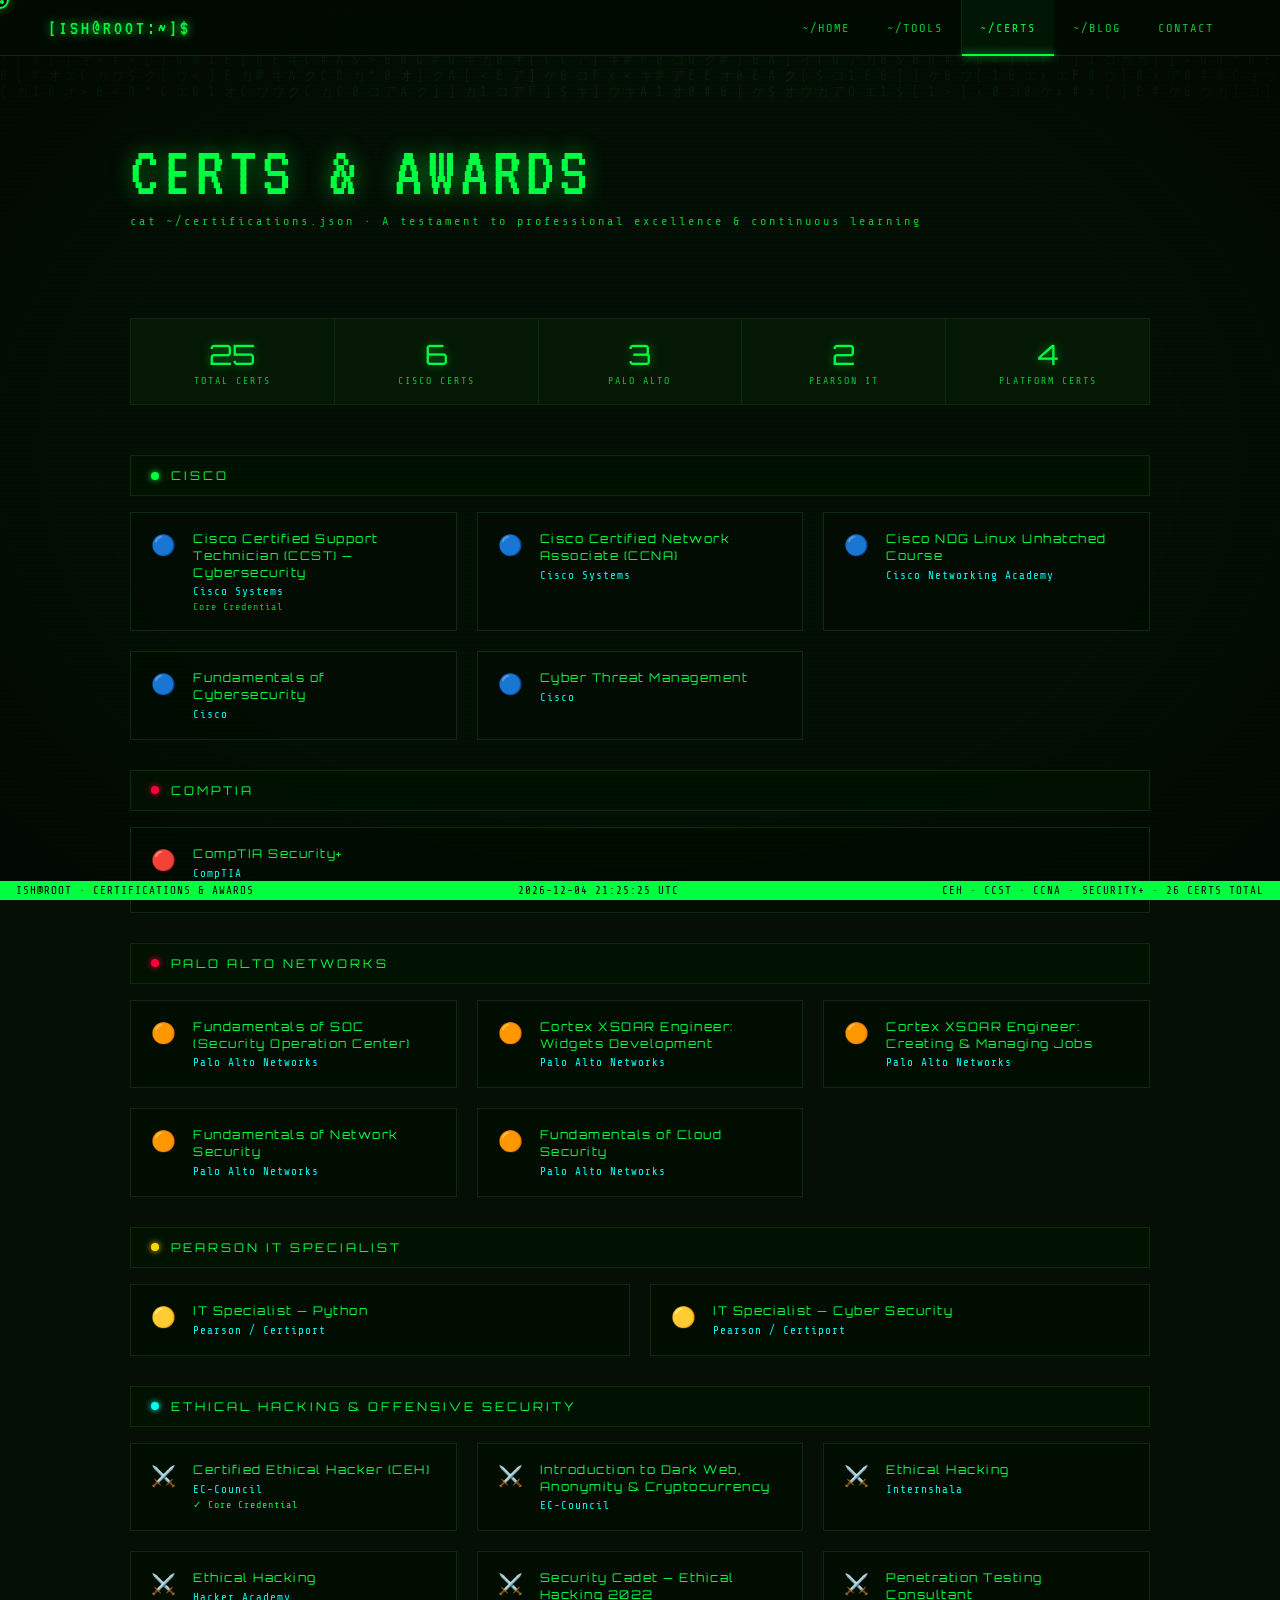
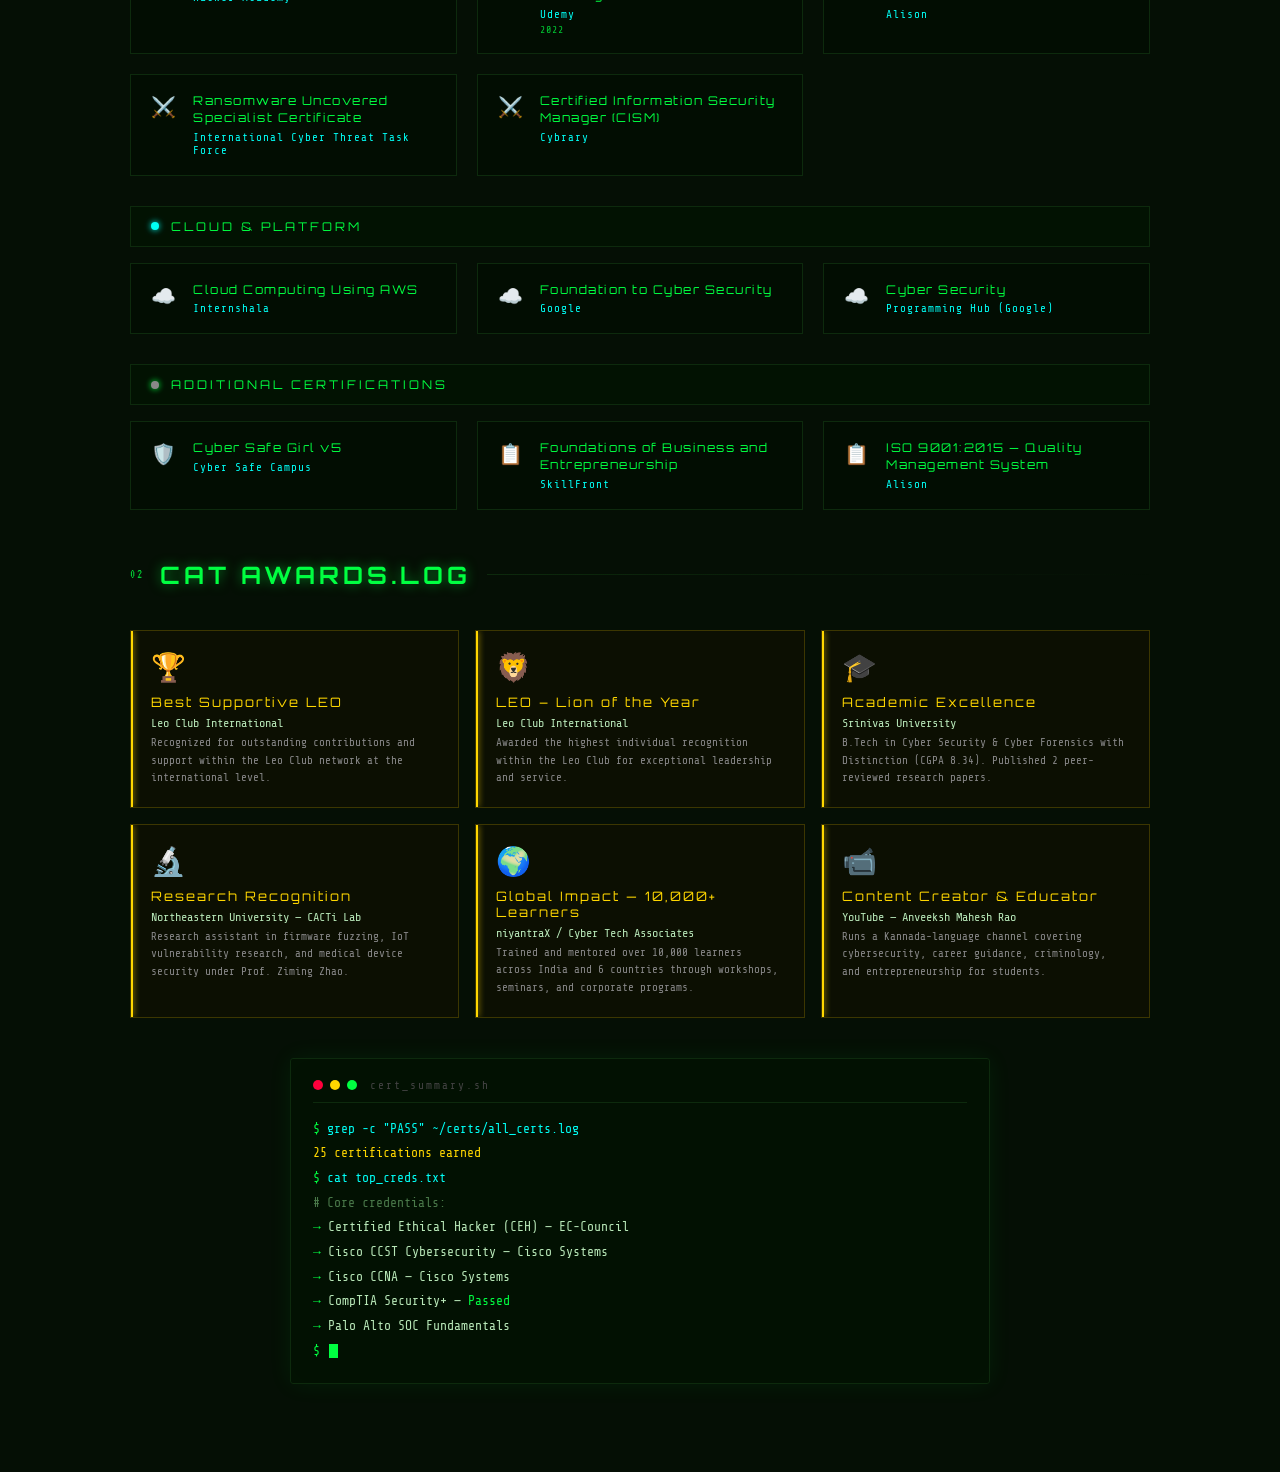
<file: certifications.html>
<!DOCTYPE html>
<html lang="en">
<head>
<meta charset="UTF-8"><meta name="viewport" content="width=device-width, initial-scale=1.0">
<title>Certifications & Awards | Ish Rao</title>
<link rel="stylesheet" href="css/style.css">
<style>
.page-hero{padding:80px 40px 30px;max-width:1100px;margin:0 auto;}
.page-title{font-family:'VT323',monospace;font-size:clamp(36px,6vw,72px);color:var(--green);text-shadow:0 0 20px var(--green-glow);letter-spacing:4px;}
.page-sub{font-size:12px;color:var(--green-dim);letter-spacing:3px;margin-top:6px;}

/* CERT CARDS */
.cert-card{border:1px solid var(--border);background:rgba(0,12,0,0.45);padding:18px 20px;position:relative;overflow:hidden;transition:all 0.3s;display:flex;gap:14px;align-items:flex-start;}
.cert-card::before{content:'';position:absolute;top:0;left:0;width:2px;height:100%;background:var(--green);opacity:0;transition:opacity 0.3s;box-shadow:0 0 6px var(--green);}
.cert-card:hover{border-color:rgba(0,255,65,0.4);box-shadow:0 0 20px rgba(0,255,65,0.08);}
.cert-card:hover::before{opacity:1;}
.cert-icon{font-size:20px;min-width:28px;margin-top:2px;}
.cert-body{}
.cert-name{font-family:'Orbitron',sans-serif;font-size:12px;color:var(--green);letter-spacing:1.5px;margin-bottom:4px;line-height:1.4;}
.cert-issuer{font-size:11px;color:var(--cyan);letter-spacing:1px;}
.cert-year{font-size:10px;color:var(--green-dim);margin-top:3px;letter-spacing:1px;}

/* CATEGORY HEADER */
.cat-header{border:1px solid var(--border);background:rgba(0,20,0,0.6);padding:12px 20px;margin-bottom:16px;display:flex;align-items:center;gap:12px;font-family:'Orbitron',sans-serif;font-size:12px;letter-spacing:3px;text-transform:uppercase;}
.cat-header .dot{width:8px;height:8px;border-radius:50%;background:var(--green);box-shadow:0 0 6px var(--green);}

/* AWARDS */
.award-card{border:1px solid rgba(255,215,0,0.2);background:rgba(20,16,0,0.5);padding:20px;position:relative;overflow:hidden;transition:all 0.3s;}
.award-card::before{content:'';position:absolute;top:0;left:0;width:2px;height:100%;background:var(--yellow);box-shadow:0 0 6px var(--yellow);}
.award-card:hover{border-color:rgba(255,215,0,0.4);box-shadow:0 0 20px rgba(255,215,0,0.08);}
.award-icon{font-size:28px;margin-bottom:10px;}
.award-title{font-family:'Orbitron',sans-serif;font-size:13px;color:var(--yellow);letter-spacing:2px;margin-bottom:6px;}
.award-org{font-size:12px;color:var(--text);margin-bottom:4px;}
.award-desc{font-size:11px;color:#888;line-height:1.6;}

/* COUNTER STRIP */
.count-strip{display:grid;grid-template-columns:repeat(auto-fit,minmax(140px,1fr));gap:1px;background:var(--border);border:1px solid var(--border);margin-bottom:50px;}
.count-cell{background:rgba(0,12,0,0.6);padding:18px;text-align:center;}
.count-n{font-family:'Orbitron',sans-serif;font-size:28px;color:var(--green);text-shadow:0 0 10px var(--green-glow);}
.count-l{font-size:10px;color:var(--green-dim);letter-spacing:2px;text-transform:uppercase;margin-top:3px;}

/* PROGRESS RING */
.ring-grid{display:flex;flex-wrap:wrap;gap:24px;justify-content:center;margin-bottom:40px;}
.ring-item{display:flex;flex-direction:column;align-items:center;gap:8px;}
.ring-label{font-size:11px;color:var(--text);letter-spacing:1px;text-align:center;max-width:80px;}
.ring-pct{font-family:'Orbitron',sans-serif;font-size:13px;color:var(--green);}

@media(max-width:600px){.cert-card{padding:14px;}.cert-name{font-size:11px;}}
</style>
</head>
<body>
<canvas id="matrix"></canvas>
<div class="cursor" id="cursor"></div>
<div class="cursor-dot" id="cursorDot"></div>

<nav>
  <a href="index.html" class="nav-logo">[ISH@ROOT:~]$</a>
  <ul class="nav-links">
    <li><a href="index.html">~/home</a></li>
    <li><a href="projects.html">~/tools</a></li>
    <li><a href="certifications.html" class="active">~/certs</a></li>
    <li><a href="blog.html">~/blog</a></li>
    <li><a href="index.html#contact">contact</a></li>
  </ul>
</nav>

<main>
<div class="page-hero">
  <div class="page-title">CERTS & AWARDS</div>
  <div class="page-sub">cat ~/certifications.json · A testament to professional excellence &amp; continuous learning</div>
</div>

<div class="section">
  <!-- STATS STRIP -->
  <div class="count-strip reveal">
    <div class="count-cell"><div class="count-n" data-target="25">0</div><div class="count-l">Total Certs</div></div>
    <div class="count-cell"><div class="count-n" data-target="6">0</div><div class="count-l">Cisco Certs</div></div>
    <div class="count-cell"><div class="count-n" data-target="3">0</div><div class="count-l">Palo Alto</div></div>
    <div class="count-cell"><div class="count-n" data-target="2">0</div><div class="count-l">Pearson IT</div></div>
    <div class="count-cell"><div class="count-n" data-target="4">0</div><div class="count-l">Platform Certs</div></div>
  </div>

  <!-- ── CISCO ─────────────────────────────────── -->
  <div class="cat-header reveal"><div class="dot"></div>CISCO</div>
  <div class="grid-2" style="margin-bottom:30px">
    <div class="cert-card reveal"><div class="cert-icon">🔵</div><div class="cert-body"><div class="cert-name">Cisco Certified Support Technician (CCST) — Cybersecurity</div><div class="cert-issuer">Cisco Systems</div><div class="cert-year">Core Credential</div></div></div>
    <div class="cert-card reveal"><div class="cert-icon">🔵</div><div class="cert-body"><div class="cert-name">Cisco Certified Network Associate (CCNA)</div><div class="cert-issuer">Cisco Systems</div></div></div>
    <div class="cert-card reveal"><div class="cert-icon">🔵</div><div class="cert-body"><div class="cert-name">Cisco NDG Linux Unhatched Course</div><div class="cert-issuer">Cisco Networking Academy</div></div></div>
    <div class="cert-card reveal"><div class="cert-icon">🔵</div><div class="cert-body"><div class="cert-name">Fundamentals of Cybersecurity</div><div class="cert-issuer">Cisco</div></div></div>
    <div class="cert-card reveal"><div class="cert-icon">🔵</div><div class="cert-body"><div class="cert-name">Cyber Threat Management</div><div class="cert-issuer">Cisco</div></div></div>
  </div>

  <!-- ── COMPTIA ────────────────────────────────── -->
  <div class="cat-header reveal"><div class="dot" style="background:var(--red);box-shadow:0 0 6px var(--red)"></div>COMPTIA</div>
  <div class="grid-2" style="margin-bottom:30px">
    <div class="cert-card reveal"><div class="cert-icon">🔴</div><div class="cert-body"><div class="cert-name">CompTIA Security+</div><div class="cert-issuer">CompTIA</div><div class="cert-year" style="color:var(--green)">✓ Passed</div></div></div>
  </div>

  <!-- ── PALO ALTO ──────────────────────────────── -->
  <div class="cat-header reveal"><div class="dot" style="background:var(--red);box-shadow:0 0 6px var(--red)"></div>PALO ALTO NETWORKS</div>
  <div class="grid-2" style="margin-bottom:30px">
    <div class="cert-card reveal"><div class="cert-icon">🟠</div><div class="cert-body"><div class="cert-name">Fundamentals of SOC (Security Operation Center)</div><div class="cert-issuer">Palo Alto Networks</div></div></div>
    <div class="cert-card reveal"><div class="cert-icon">🟠</div><div class="cert-body"><div class="cert-name">Cortex XSOAR Engineer: Widgets Development</div><div class="cert-issuer">Palo Alto Networks</div></div></div>
    <div class="cert-card reveal"><div class="cert-icon">🟠</div><div class="cert-body"><div class="cert-name">Cortex XSOAR Engineer: Creating & Managing Jobs</div><div class="cert-issuer">Palo Alto Networks</div></div></div>
    <div class="cert-card reveal"><div class="cert-icon">🟠</div><div class="cert-body"><div class="cert-name">Fundamentals of Network Security</div><div class="cert-issuer">Palo Alto Networks</div></div></div>
    <div class="cert-card reveal"><div class="cert-icon">🟠</div><div class="cert-body"><div class="cert-name">Fundamentals of Cloud Security</div><div class="cert-issuer">Palo Alto Networks</div></div></div>
  </div>

  <!-- ── PEARSON IT ─────────────────────────────── -->
  <div class="cat-header reveal"><div class="dot" style="background:var(--yellow);box-shadow:0 0 6px var(--yellow)"></div>PEARSON IT SPECIALIST</div>
  <div class="grid-2" style="margin-bottom:30px">
    <div class="cert-card reveal"><div class="cert-icon">🟡</div><div class="cert-body"><div class="cert-name">IT Specialist — Python</div><div class="cert-issuer">Pearson / Certiport</div></div></div>
    <div class="cert-card reveal"><div class="cert-icon">🟡</div><div class="cert-body"><div class="cert-name">IT Specialist — Cyber Security</div><div class="cert-issuer">Pearson / Certiport</div></div></div>
  </div>

  <!-- ── EC-COUNCIL / ETHICAL HACKING ──────────── -->
  <div class="cat-header reveal"><div class="dot" style="background:var(--cyan);box-shadow:0 0 6px var(--cyan)"></div>ETHICAL HACKING & OFFENSIVE SECURITY</div>
  <div class="grid-2" style="margin-bottom:30px">
    <div class="cert-card reveal"><div class="cert-icon">⚔️</div><div class="cert-body"><div class="cert-name">Certified Ethical Hacker (CEH)</div><div class="cert-issuer">EC-Council</div><div class="cert-year" style="color:var(--green)">✓ Core Credential</div></div></div>
    <div class="cert-card reveal"><div class="cert-icon">⚔️</div><div class="cert-body"><div class="cert-name">Introduction to Dark Web, Anonymity & Cryptocurrency</div><div class="cert-issuer">EC-Council</div></div></div>
    <div class="cert-card reveal"><div class="cert-icon">⚔️</div><div class="cert-body"><div class="cert-name">Ethical Hacking</div><div class="cert-issuer">Internshala</div></div></div>
    <div class="cert-card reveal"><div class="cert-icon">⚔️</div><div class="cert-body"><div class="cert-name">Ethical Hacking</div><div class="cert-issuer">Hacker Academy</div></div></div>
    <div class="cert-card reveal"><div class="cert-icon">⚔️</div><div class="cert-body"><div class="cert-name">Security Cadet — Ethical Hacking 2022</div><div class="cert-issuer">Udemy</div><div class="cert-year">2022</div></div></div>
    <div class="cert-card reveal"><div class="cert-icon">⚔️</div><div class="cert-body"><div class="cert-name">Penetration Testing Consultant</div><div class="cert-issuer">Alison</div></div></div>
    <div class="cert-card reveal"><div class="cert-icon">⚔️</div><div class="cert-body"><div class="cert-name">Ransomware Uncovered Specialist Certificate</div><div class="cert-issuer">International Cyber Threat Task Force</div></div></div>
    <div class="cert-card reveal"><div class="cert-icon">⚔️</div><div class="cert-body"><div class="cert-name">Certified Information Security Manager (CISM)</div><div class="cert-issuer">Cybrary</div></div></div>
  </div>

  <!-- ── CLOUD / PLATFORMS ───────────────────── -->
  <div class="cat-header reveal"><div class="dot" style="background:var(--cyan);box-shadow:0 0 6px var(--cyan)"></div>CLOUD & PLATFORM</div>
  <div class="grid-2" style="margin-bottom:30px">
    <div class="cert-card reveal"><div class="cert-icon">☁️</div><div class="cert-body"><div class="cert-name">Cloud Computing Using AWS</div><div class="cert-issuer">Internshala</div></div></div>
    <div class="cert-card reveal"><div class="cert-icon">☁️</div><div class="cert-body"><div class="cert-name">Foundation to Cyber Security</div><div class="cert-issuer">Google</div></div></div>
    <div class="cert-card reveal"><div class="cert-icon">☁️</div><div class="cert-body"><div class="cert-name">Cyber Security</div><div class="cert-issuer">Programming Hub (Google)</div></div></div>
  </div>

  <!-- ── OTHER CERTS ────────────────────────────── -->
  <div class="cat-header reveal"><div class="dot" style="background:#888"></div>ADDITIONAL CERTIFICATIONS</div>
  <div class="grid-2" style="margin-bottom:50px">
    <div class="cert-card reveal"><div class="cert-icon">🛡️</div><div class="cert-body"><div class="cert-name">Cyber Safe Girl v5</div><div class="cert-issuer">Cyber Safe Campus</div></div></div>
    <div class="cert-card reveal"><div class="cert-icon">📋</div><div class="cert-body"><div class="cert-name">Foundations of Business and Entrepreneurship</div><div class="cert-issuer">SkillFront</div></div></div>
    <div class="cert-card reveal"><div class="cert-icon">📋</div><div class="cert-body"><div class="cert-name">ISO 9001:2015 — Quality Management System</div><div class="cert-issuer">Alison</div></div></div>
  </div>

  <!-- ══ AWARDS & ACHIEVEMENTS ═════════════════ -->
  <div class="sec-header reveal"><span class="sec-num">02</span><h2>cat awards.log</h2></div>
  <div class="grid-3" style="margin-bottom:40px">
    <div class="award-card reveal"><div class="award-icon">🏆</div><div class="award-title">Best Supportive LEO</div><div class="award-org">Leo Club International</div><div class="award-desc">Recognized for outstanding contributions and support within the Leo Club network at the international level.</div></div>
    <div class="award-card reveal"><div class="award-icon">🦁</div><div class="award-title">LEO – Lion of the Year</div><div class="award-org">Leo Club International</div><div class="award-desc">Awarded the highest individual recognition within the Leo Club for exceptional leadership and service.</div></div>
    <div class="award-card reveal"><div class="award-icon">🎓</div><div class="award-title">Academic Excellence</div><div class="award-org">Srinivas University</div><div class="award-desc">B.Tech in Cyber Security & Cyber Forensics with Distinction (CGPA 8.34). Published 2 peer-reviewed research papers.</div></div>
    <div class="award-card reveal"><div class="award-icon">🔬</div><div class="award-title">Research Recognition</div><div class="award-org">Northeastern University — CACTi Lab</div><div class="award-desc">Research assistant in firmware fuzzing, IoT vulnerability research, and medical device security under Prof. Ziming Zhao.</div></div>
    <div class="award-card reveal"><div class="award-icon">🌍</div><div class="award-title">Global Impact — 10,000+ Learners</div><div class="award-org">niyantraX / Cyber Tech Associates</div><div class="award-desc">Trained and mentored over 10,000 learners across India and 6 countries through workshops, seminars, and corporate programs.</div></div>
    <div class="award-card reveal"><div class="award-icon">📹</div><div class="award-title">Content Creator & Educator</div><div class="award-org">YouTube — Anveeksh Mahesh Rao</div><div class="award-desc">Runs a Kannada-language channel covering cybersecurity, career guidance, criminology, and entrepreneurship for students.</div></div>
  </div>

  <!-- TERMINAL SUMMARY -->
  <div class="terminal reveal" style="max-width:700px;margin:0 auto">
    <div class="t-header"><div class="t-dot r"></div><div class="t-dot y"></div><div class="t-dot g"></div><span class="t-title">cert_summary.sh</span></div>
    <div class="tl"><span class="p">$ </span><span class="c">grep -c "PASS" ~/certs/all_certs.log</span></div>
    <div class="tl"><span class="v">25 certifications earned</span></div>
    <div class="tl"><span class="p">$ </span><span class="c">cat top_creds.txt</span></div>
    <div class="tl"><span class="cm"># Core credentials:</span></div>
    <div class="tl"><span class="p">→ </span>Certified Ethical Hacker (CEH) — EC-Council</div>
    <div class="tl"><span class="p">→ </span>Cisco CCST Cybersecurity — Cisco Systems</div>
    <div class="tl"><span class="p">→ </span>Cisco CCNA — Cisco Systems</div>
    <div class="tl"><span class="p">→ </span>CompTIA Security+ — <span class="h">Passed</span></div>
    <div class="tl"><span class="p">→ </span>Palo Alto SOC Fundamentals</div>
    <div class="tl"><span class="p">$ </span><span class="cb"></span></div>
  </div>
</div>
</main>

<div class="status-bar">
  <span>ISH@ROOT · CERTIFICATIONS &amp; AWARDS</span>
  <span id="clock"></span>
  <span>CEH · CCST · CCNA · SECURITY+ · 26 CERTS TOTAL</span>
</div>

<script src="js/main.js"></script>
</body>
</html>
</file>
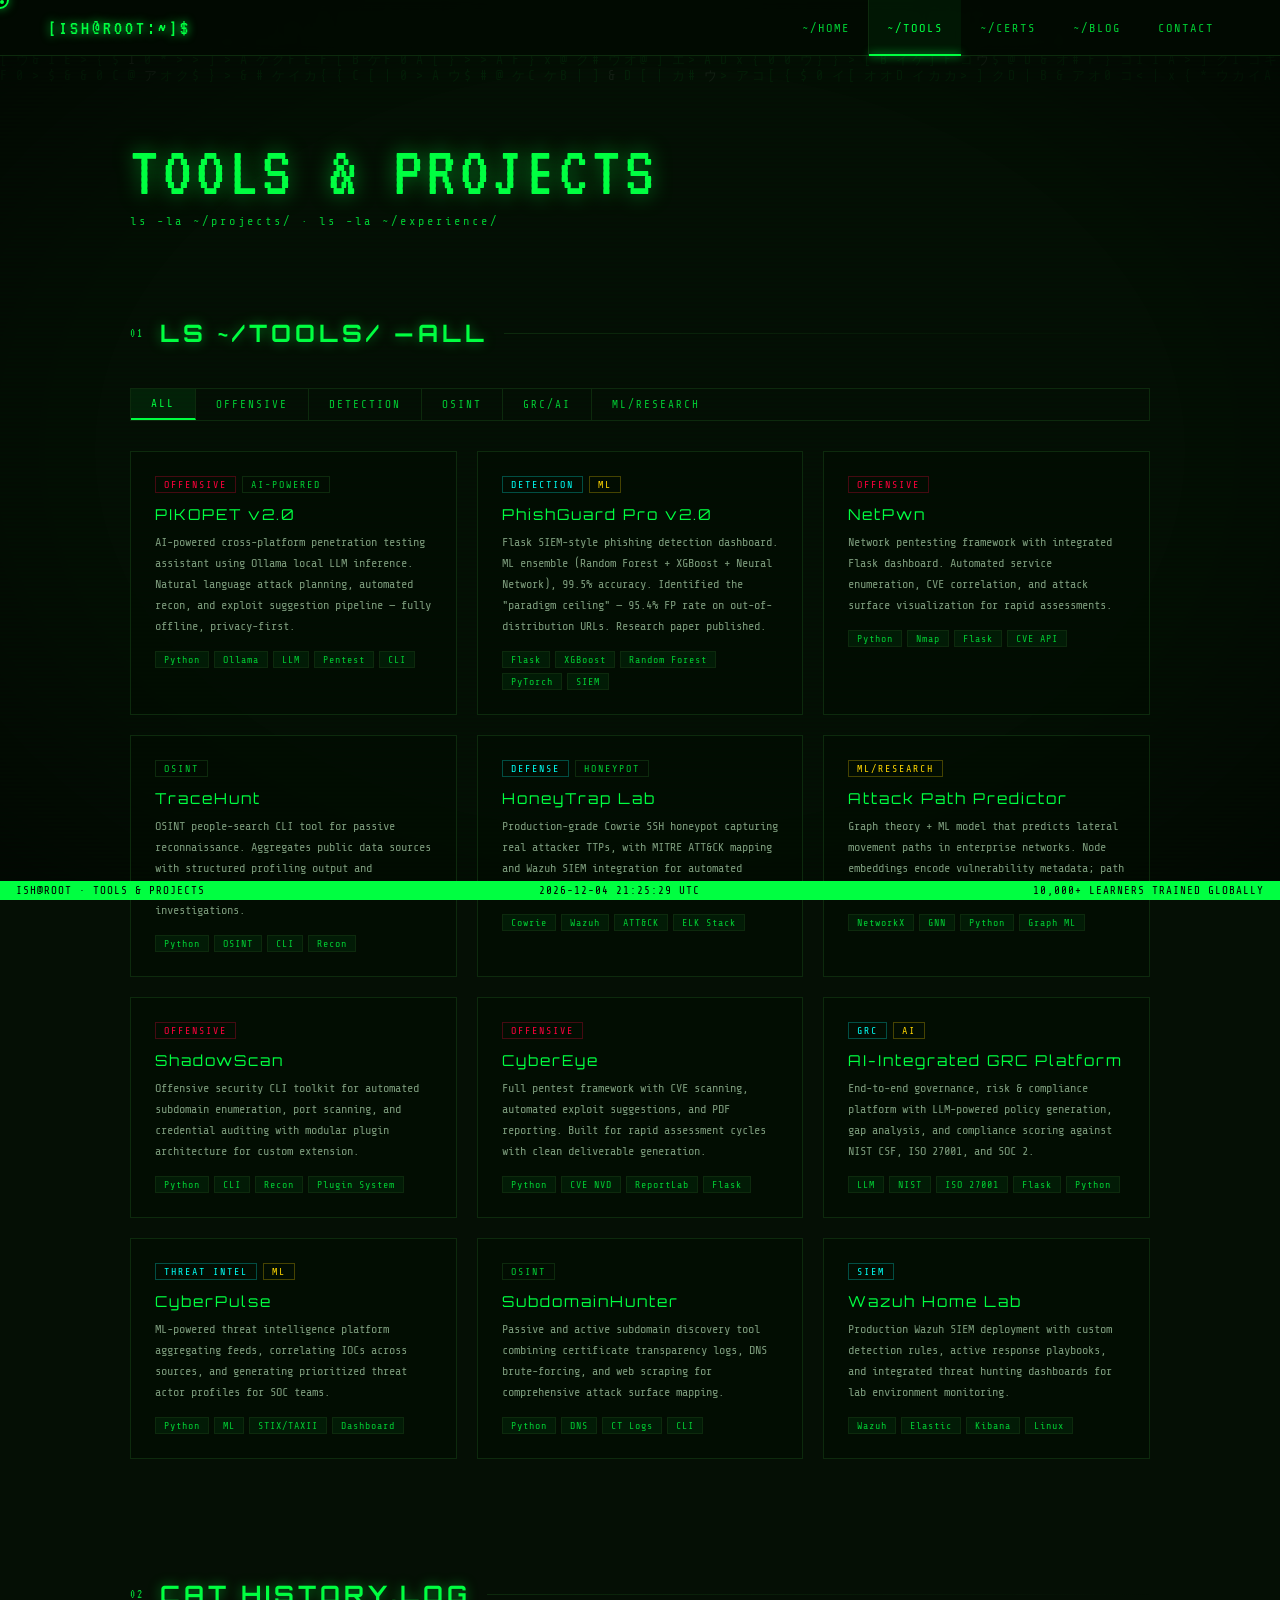
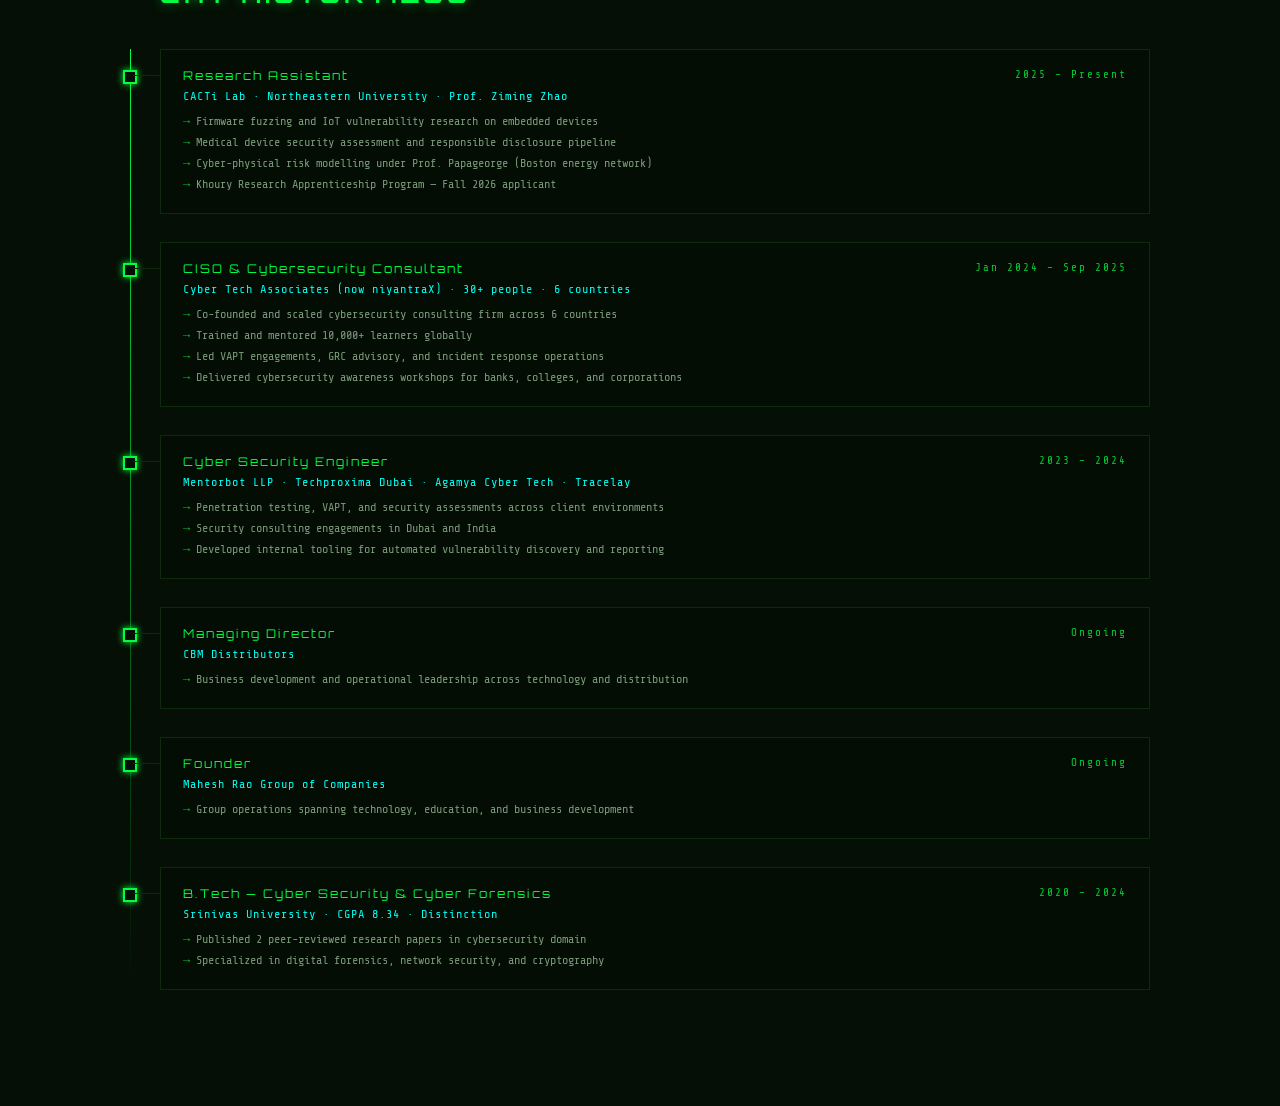
<file: projects.html>
<!DOCTYPE html>
<html lang="en">
<head>
<meta charset="UTF-8"><meta name="viewport" content="width=device-width, initial-scale=1.0">
<title>Tools & Projects | Ish Rao</title>
<link rel="stylesheet" href="css/style.css">
<style>
.page-hero { padding:80px 40px 30px; max-width:1100px; margin:0 auto; }
.page-title { font-family:'VT323',monospace; font-size:clamp(36px,6vw,72px); color:var(--green); text-shadow:0 0 20px var(--green-glow); letter-spacing:4px; }
.page-sub { font-size:12px; color:var(--green-dim); letter-spacing:3px; margin-top:6px; }

/* PROJECT CARDS */
.proj-card { border:1px solid var(--border); background:rgba(0,12,0,0.45); padding:24px; position:relative; overflow:hidden; transition:all 0.3s; }
.proj-card::after { content:''; position:absolute; top:0;left:0;right:0; height:2px; background:linear-gradient(to right,transparent,var(--green),transparent); transform:translateX(-100%); transition:transform 0.45s; }
.proj-card:hover::after{transform:translateX(0);}
.proj-card:hover{border-color:rgba(0,255,65,0.4);box-shadow:0 0 28px rgba(0,255,65,0.1);transform:translateY(-2px);}
.proj-tag-row { display:flex; gap:6px; margin-bottom:12px; flex-wrap:wrap; }
.proj-title { font-family:'Orbitron',sans-serif; font-size:15px; color:var(--green); margin-bottom:8px; letter-spacing:2px; }
.proj-desc { font-size:12px; color:#7a9a7a; line-height:1.75; margin-bottom:14px; }
.proj-stack { display:flex; flex-wrap:wrap; gap:5px; }

/* CATEGORY TABS */
.cat-tabs { display:flex; gap:0; flex-wrap:wrap; margin-bottom:30px; border:1px solid var(--border); overflow:hidden; }
.cat-tab { padding:8px 20px; font-size:11px; letter-spacing:2px; text-transform:uppercase; color:var(--green-dim); background:transparent; border:none; border-right:1px solid var(--border); cursor:none; font-family:'Share Tech Mono',monospace; transition:all 0.2s; }
.cat-tab:last-child{border-right:none;}
.cat-tab.active,.cat-tab:hover{background:rgba(0,255,65,0.08);color:var(--green);}
.cat-tab.active{border-bottom:2px solid var(--green);}

/* EXPERIENCE TIMELINE */
.timeline { position:relative; padding-left:30px; }
.timeline::before { content:''; position:absolute; left:0;top:0;bottom:0; width:1px; background:linear-gradient(to bottom,var(--green),transparent); }
.tli { position:relative; margin-bottom:28px; padding:18px 22px; border:1px solid var(--border); background:rgba(0,12,0,0.4); }
.tli::before { content:''; position:absolute; left:-38px;top:20px; width:10px;height:10px; border:2px solid var(--green); background:var(--bg); box-shadow:0 0 7px var(--green); }
.tli::after { content:''; position:absolute; left:-28px;top:25px; width:28px;height:1px; background:var(--border); }
.tli-top { display:flex; justify-content:space-between; align-items:flex-start; flex-wrap:wrap; gap:8px; margin-bottom:6px; }
.tli-role { font-family:'Orbitron',sans-serif; font-size:12px; color:var(--green); letter-spacing:2px; }
.tli-date { font-size:11px; color:var(--green-dim); letter-spacing:2px; }
.tli-co { font-size:12px; color:var(--cyan); margin-bottom:8px; letter-spacing:1px; }
.tli-list { list-style:none; font-size:12px; color:#7a9a7a; line-height:1.75; }
.tli-list li::before { content:'→ '; color:var(--green-dim); }
</style>
</head>
<body>
<canvas id="matrix"></canvas>
<div class="cursor" id="cursor"></div>
<div class="cursor-dot" id="cursorDot"></div>

<nav>
  <a href="index.html" class="nav-logo">[ISH@ROOT:~]$</a>
  <ul class="nav-links">
    <li><a href="index.html">~/home</a></li>
    <li><a href="projects.html" class="active">~/tools</a></li>
    <li><a href="certifications.html">~/certs</a></li>
    <li><a href="blog.html">~/blog</a></li>
    <li><a href="index.html#contact">contact</a></li>
  </ul>
</nav>

<main>
<div class="page-hero">
  <div class="page-title">TOOLS & PROJECTS</div>
  <div class="page-sub">ls -la ~/projects/ · ls -la ~/experience/</div>
</div>

<!-- ══ TOOLS ══════════════════════════════════════════ -->
<div class="section">
  <div class="sec-header reveal"><span class="sec-num">01</span><h2>ls ~/tools/ —all</h2></div>
  <div class="cat-tabs reveal" id="catTabs">
    <button class="cat-tab active" data-filter="all">All</button>
    <button class="cat-tab" data-filter="offensive">Offensive</button>
    <button class="cat-tab" data-filter="detection">Detection</button>
    <button class="cat-tab" data-filter="osint">OSINT</button>
    <button class="cat-tab" data-filter="grc">GRC/AI</button>
    <button class="cat-tab" data-filter="ml">ML/Research</button>
  </div>
  <div class="grid-2" id="projGrid">
    <div class="proj-card reveal" data-cat="offensive"><div class="proj-tag-row"><span class="tag red">Offensive</span><span class="tag">AI-Powered</span></div><div class="proj-title">PIKOPET v2.0</div><div class="proj-desc">AI-powered cross-platform penetration testing assistant using Ollama local LLM inference. Natural language attack planning, automated recon, and exploit suggestion pipeline — fully offline, privacy-first.</div><div class="proj-stack"><span class="pill">Python</span><span class="pill">Ollama</span><span class="pill">LLM</span><span class="pill">Pentest</span><span class="pill">CLI</span></div></div>

    <div class="proj-card reveal" data-cat="detection"><div class="proj-tag-row"><span class="tag cyan">Detection</span><span class="tag yellow">ML</span></div><div class="proj-title">PhishGuard Pro v2.0</div><div class="proj-desc">Flask SIEM-style phishing detection dashboard. ML ensemble (Random Forest + XGBoost + Neural Network), 99.5% accuracy. Identified the "paradigm ceiling" — 95.4% FP rate on out-of-distribution URLs. Research paper published.</div><div class="proj-stack"><span class="pill">Flask</span><span class="pill">XGBoost</span><span class="pill">Random Forest</span><span class="pill">PyTorch</span><span class="pill">SIEM</span></div></div>

    <div class="proj-card reveal" data-cat="offensive"><div class="proj-tag-row"><span class="tag red">Offensive</span></div><div class="proj-title">NetPwn</div><div class="proj-desc">Network pentesting framework with integrated Flask dashboard. Automated service enumeration, CVE correlation, and attack surface visualization for rapid assessments.</div><div class="proj-stack"><span class="pill">Python</span><span class="pill">Nmap</span><span class="pill">Flask</span><span class="pill">CVE API</span></div></div>

    <div class="proj-card reveal" data-cat="osint"><div class="proj-tag-row"><span class="tag">OSINT</span></div><div class="proj-title">TraceHunt</div><div class="proj-desc">OSINT people-search CLI tool for passive reconnaissance. Aggregates public data sources with structured profiling output and operator-safe logging for legitimate investigations.</div><div class="proj-stack"><span class="pill">Python</span><span class="pill">OSINT</span><span class="pill">CLI</span><span class="pill">Recon</span></div></div>

    <div class="proj-card reveal" data-cat="detection"><div class="proj-tag-row"><span class="tag cyan">Defense</span><span class="tag">Honeypot</span></div><div class="proj-title">HoneyTrap Lab</div><div class="proj-desc">Production-grade Cowrie SSH honeypot capturing real attacker TTPs, with MITRE ATT&CK mapping and Wazuh SIEM integration for automated threat alerting and IOC extraction.</div><div class="proj-stack"><span class="pill">Cowrie</span><span class="pill">Wazuh</span><span class="pill">ATT&CK</span><span class="pill">ELK Stack</span></div></div>

    <div class="proj-card reveal" data-cat="ml"><div class="proj-tag-row"><span class="tag yellow">ML/Research</span></div><div class="proj-title">Attack Path Predictor</div><div class="proj-desc">Graph theory + ML model that predicts lateral movement paths in enterprise networks. Node embeddings encode vulnerability metadata; path scoring via Graph Neural Network.</div><div class="proj-stack"><span class="pill">NetworkX</span><span class="pill">GNN</span><span class="pill">Python</span><span class="pill">Graph ML</span></div></div>

    <div class="proj-card reveal" data-cat="offensive"><div class="proj-tag-row"><span class="tag red">Offensive</span></div><div class="proj-title">ShadowScan</div><div class="proj-desc">Offensive security CLI toolkit for automated subdomain enumeration, port scanning, and credential auditing with modular plugin architecture for custom extension.</div><div class="proj-stack"><span class="pill">Python</span><span class="pill">CLI</span><span class="pill">Recon</span><span class="pill">Plugin System</span></div></div>

    <div class="proj-card reveal" data-cat="offensive"><div class="proj-tag-row"><span class="tag red">Offensive</span></div><div class="proj-title">CyberEye</div><div class="proj-desc">Full pentest framework with CVE scanning, automated exploit suggestions, and PDF reporting. Built for rapid assessment cycles with clean deliverable generation.</div><div class="proj-stack"><span class="pill">Python</span><span class="pill">CVE NVD</span><span class="pill">ReportLab</span><span class="pill">Flask</span></div></div>

    <div class="proj-card reveal" data-cat="grc"><div class="proj-tag-row"><span class="tag cyan">GRC</span><span class="tag yellow">AI</span></div><div class="proj-title">AI-Integrated GRC Platform</div><div class="proj-desc">End-to-end governance, risk & compliance platform with LLM-powered policy generation, gap analysis, and compliance scoring against NIST CSF, ISO 27001, and SOC 2.</div><div class="proj-stack"><span class="pill">LLM</span><span class="pill">NIST</span><span class="pill">ISO 27001</span><span class="pill">Flask</span><span class="pill">Python</span></div></div>

    <div class="proj-card reveal" data-cat="detection"><div class="proj-tag-row"><span class="tag cyan">Threat Intel</span><span class="tag yellow">ML</span></div><div class="proj-title">CyberPulse</div><div class="proj-desc">ML-powered threat intelligence platform aggregating feeds, correlating IOCs across sources, and generating prioritized threat actor profiles for SOC teams.</div><div class="proj-stack"><span class="pill">Python</span><span class="pill">ML</span><span class="pill">STIX/TAXII</span><span class="pill">Dashboard</span></div></div>

    <div class="proj-card reveal" data-cat="osint"><div class="proj-tag-row"><span class="tag">OSINT</span></div><div class="proj-title">SubdomainHunter</div><div class="proj-desc">Passive and active subdomain discovery tool combining certificate transparency logs, DNS brute-forcing, and web scraping for comprehensive attack surface mapping.</div><div class="proj-stack"><span class="pill">Python</span><span class="pill">DNS</span><span class="pill">CT Logs</span><span class="pill">CLI</span></div></div>

    <div class="proj-card reveal" data-cat="detection"><div class="proj-tag-row"><span class="tag cyan">SIEM</span></div><div class="proj-title">Wazuh Home Lab</div><div class="proj-desc">Production Wazuh SIEM deployment with custom detection rules, active response playbooks, and integrated threat hunting dashboards for lab environment monitoring.</div><div class="proj-stack"><span class="pill">Wazuh</span><span class="pill">Elastic</span><span class="pill">Kibana</span><span class="pill">Linux</span></div></div>
  </div>
</div>

<!-- ══ EXPERIENCE ════════════════════════════════════ -->
<div class="section" id="experience">
  <div class="sec-header reveal"><span class="sec-num">02</span><h2>cat history.log</h2></div>
  <div class="timeline">
    <div class="tli reveal">
      <div class="tli-top"><div class="tli-role">Research Assistant</div><div class="tli-date">2025 – Present</div></div>
      <div class="tli-co">CACTi Lab · Northeastern University · Prof. Ziming Zhao</div>
      <ul class="tli-list"><li>Firmware fuzzing and IoT vulnerability research on embedded devices</li><li>Medical device security assessment and responsible disclosure pipeline</li><li>Cyber-physical risk modelling under Prof. Papageorge (Boston energy network)</li><li>Khoury Research Apprenticeship Program — Fall 2026 applicant</li></ul>
    </div>
    <div class="tli reveal">
      <div class="tli-top"><div class="tli-role">CISO & Cybersecurity Consultant</div><div class="tli-date">Jan 2024 – Sep 2025</div></div>
      <div class="tli-co">Cyber Tech Associates (now niyantraX) · 30+ people · 6 countries</div>
      <ul class="tli-list"><li>Co-founded and scaled cybersecurity consulting firm across 6 countries</li><li>Trained and mentored 10,000+ learners globally</li><li>Led VAPT engagements, GRC advisory, and incident response operations</li><li>Delivered cybersecurity awareness workshops for banks, colleges, and corporations</li></ul>
    </div>
    <div class="tli reveal">
      <div class="tli-top"><div class="tli-role">Cyber Security Engineer</div><div class="tli-date">2023 – 2024</div></div>
      <div class="tli-co">Mentorbot LLP · Techproxima Dubai · Agamya Cyber Tech · Tracelay</div>
      <ul class="tli-list"><li>Penetration testing, VAPT, and security assessments across client environments</li><li>Security consulting engagements in Dubai and India</li><li>Developed internal tooling for automated vulnerability discovery and reporting</li></ul>
    </div>
    <div class="tli reveal">
      <div class="tli-top"><div class="tli-role">Managing Director</div><div class="tli-date">Ongoing</div></div>
      <div class="tli-co">CBM Distributors</div>
      <ul class="tli-list"><li>Business development and operational leadership across technology and distribution</li></ul>
    </div>
    <div class="tli reveal">
      <div class="tli-top"><div class="tli-role">Founder</div><div class="tli-date">Ongoing</div></div>
      <div class="tli-co">Mahesh Rao Group of Companies</div>
      <ul class="tli-list"><li>Group operations spanning technology, education, and business development</li></ul>
    </div>
    <div class="tli reveal">
      <div class="tli-top"><div class="tli-role">B.Tech — Cyber Security & Cyber Forensics</div><div class="tli-date">2020 – 2024</div></div>
      <div class="tli-co">Srinivas University · CGPA 8.34 · Distinction</div>
      <ul class="tli-list"><li>Published 2 peer-reviewed research papers in cybersecurity domain</li><li>Specialized in digital forensics, network security, and cryptography</li></ul>
    </div>
  </div>
</div>
</main>

<div class="status-bar">
  <span>ISH@ROOT · TOOLS &amp; PROJECTS</span>
  <span id="clock"></span>
  <span>10,000+ LEARNERS TRAINED GLOBALLY</span>
</div>

<script src="js/main.js"></script>
<script>
// Filter tabs
document.querySelectorAll('.cat-tab').forEach(tab => {
  tab.addEventListener('click', () => {
    document.querySelectorAll('.cat-tab').forEach(t => t.classList.remove('active'));
    tab.classList.add('active');
    const filter = tab.dataset.filter;
    document.querySelectorAll('#projGrid .proj-card').forEach(card => {
      if (filter === 'all' || card.dataset.cat === filter) {
        card.style.display = '';
      } else {
        card.style.display = 'none';
      }
    });
  });
});
</script>
</body>
</html>
</file>
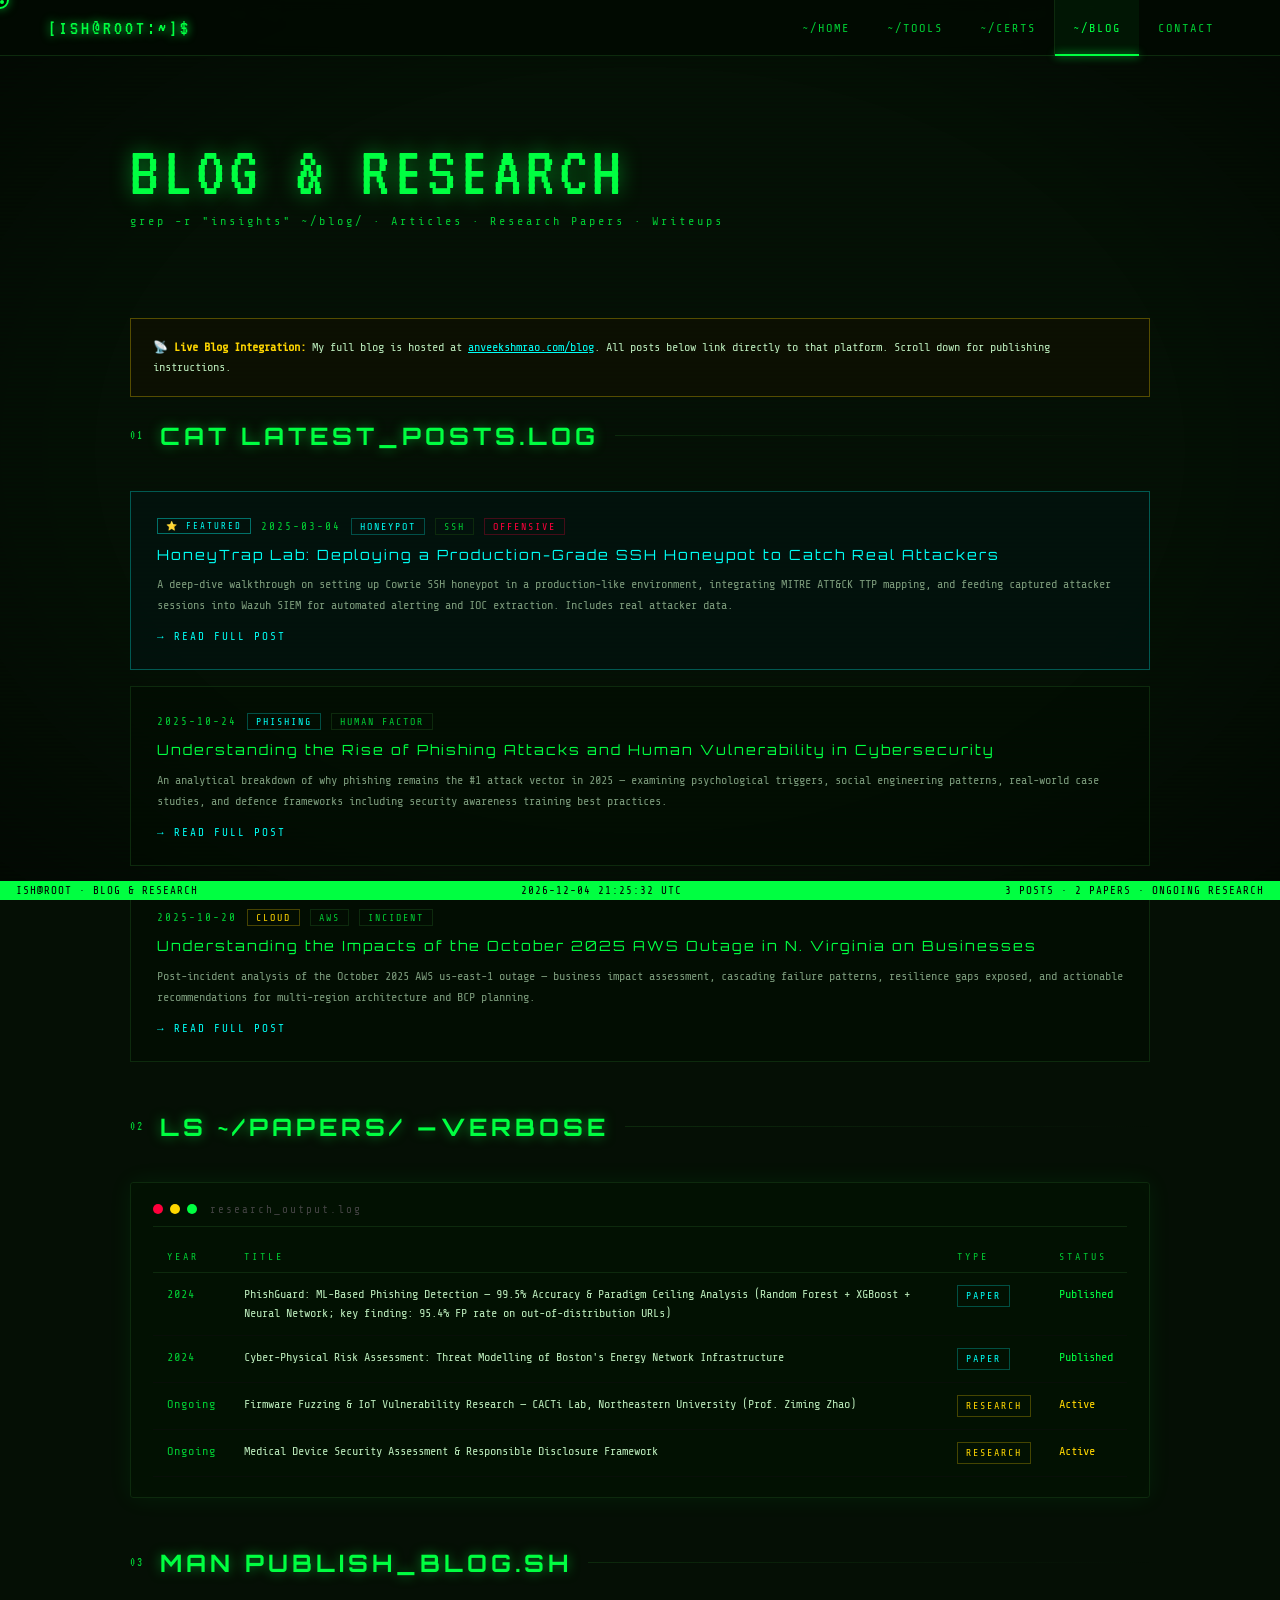
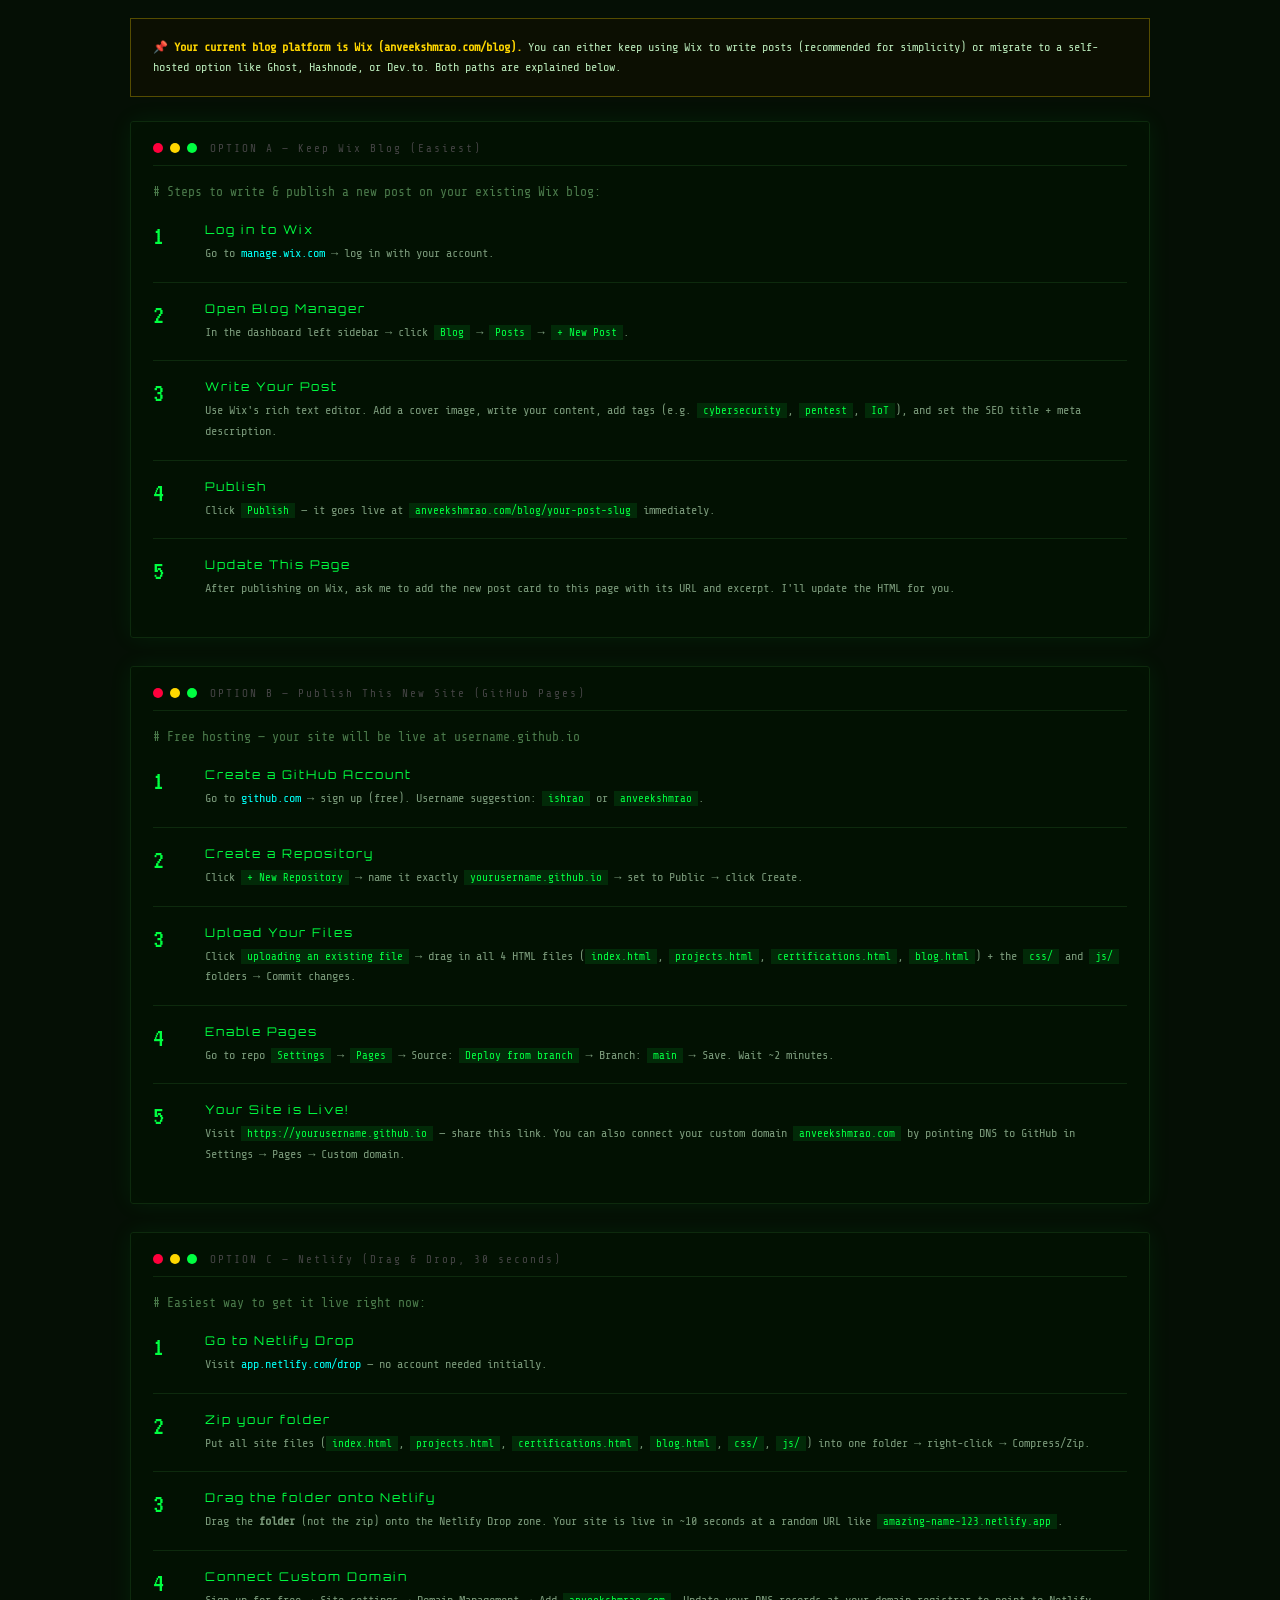
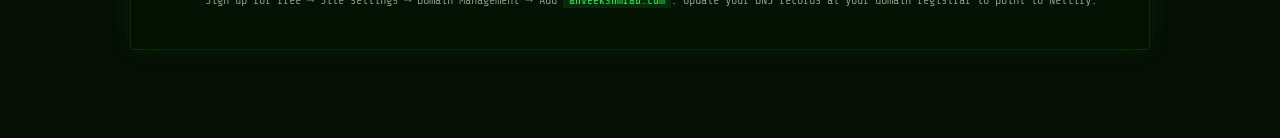
<file: site /blog.html>
<!DOCTYPE html>
<html lang="en">
<head>
<meta charset="UTF-8"><meta name="viewport" content="width=device-width, initial-scale=1.0">
<title>Blog & Research | Ish Rao</title>
<link rel="stylesheet" href="css/style.css">
<style>
.page-hero{padding:80px 40px 30px;max-width:1100px;margin:0 auto;}
.page-title{font-family:'VT323',monospace;font-size:clamp(36px,6vw,72px);color:var(--green);text-shadow:0 0 20px var(--green-glow);letter-spacing:4px;}
.page-sub{font-size:12px;color:var(--green-dim);letter-spacing:3px;margin-top:6px;}

/* BLOG CARDS */
.blog-card{border:1px solid var(--border);background:rgba(0,12,0,0.45);padding:26px;position:relative;overflow:hidden;transition:all 0.3s;display:flex;flex-direction:column;gap:10px;}
.blog-card::after{content:'';position:absolute;top:0;left:0;right:0;height:2px;background:linear-gradient(to right,transparent,var(--cyan),transparent);transform:translateX(-100%);transition:transform 0.45s;}
.blog-card:hover::after{transform:translateX(0);}
.blog-card:hover{border-color:rgba(0,255,245,0.3);box-shadow:0 0 25px rgba(0,255,245,0.07);transform:translateY(-2px);}
.blog-meta{display:flex;gap:10px;align-items:center;flex-wrap:wrap;}
.blog-date{font-size:11px;color:var(--green-dim);letter-spacing:2px;}
.blog-title{font-family:'Orbitron',sans-serif;font-size:14px;color:var(--green);letter-spacing:2px;line-height:1.4;}
.blog-excerpt{font-size:12px;color:#7a9a7a;line-height:1.75;}
.blog-link{font-size:11px;color:var(--cyan);letter-spacing:2px;text-decoration:none;text-transform:uppercase;align-self:flex-start;margin-top:4px;transition:text-shadow 0.2s;}
.blog-link:hover{text-shadow:0 0 8px var(--cyan);}
.blog-link::before{content:'→ ';}

/* FEATURED */
.blog-featured{border-color:rgba(0,255,245,0.3);background:rgba(0,20,20,0.5);}
.blog-featured .blog-title{color:var(--cyan);}
.featured-badge{font-size:9px;letter-spacing:2px;padding:2px 8px;border:1px solid rgba(0,255,245,0.4);color:var(--cyan);text-transform:uppercase;}

/* LOG TABLE (research papers) */
.log-table{width:100%;border-collapse:collapse;font-size:12px;}
.log-table th{text-align:left;padding:10px 14px;font-size:10px;letter-spacing:3px;color:var(--green-dim);text-transform:uppercase;border-bottom:1px solid var(--border);font-weight:normal;}
.log-table td{padding:12px 14px;border-bottom:1px solid #080f08;color:var(--text);vertical-align:top;line-height:1.6;}
.log-table tr:hover td{background:rgba(0,255,65,0.03);}
.log-table td:first-child{color:var(--green-dim);white-space:nowrap;letter-spacing:1px;}
.log-table td:last-child{color:var(--green-dim);white-space:nowrap;}

/* HOW TO PUBLISH */
.steps{counter-reset:steps;}
.step{display:flex;gap:16px;padding:18px 0;border-bottom:1px solid var(--border);align-items:flex-start;}
.step:last-child{border:none;}
.step-n{font-family:'VT323',monospace;font-size:28px;color:var(--green);min-width:36px;line-height:1;}
.step-body{}
.step-title{font-family:'Orbitron',sans-serif;font-size:12px;color:var(--green);letter-spacing:2px;margin-bottom:6px;}
.step-desc{font-size:12px;color:#7a9a7a;line-height:1.7;}
.step-desc code{background:rgba(0,255,65,0.1);padding:1px 6px;color:var(--green);font-family:'Share Tech Mono',monospace;font-size:11px;}
.step-desc a{color:var(--cyan);text-decoration:none;}
.step-desc a:hover{text-shadow:0 0 6px var(--cyan);}

/* NOTICE BOX */
.notice{border:1px solid rgba(255,215,0,0.3);background:rgba(20,16,0,0.5);padding:18px 22px;font-size:12px;color:var(--text);line-height:1.7;margin-bottom:24px;}
.notice strong{color:var(--yellow);}
</style>
</head>
<body>
<canvas id="matrix"></canvas>
<div class="cursor" id="cursor"></div>
<div class="cursor-dot" id="cursorDot"></div>

<nav>
  <a href="index.html" class="nav-logo">[ISH@ROOT:~]$</a>
  <ul class="nav-links">
    <li><a href="index.html">~/home</a></li>
    <li><a href="projects.html">~/tools</a></li>
    <li><a href="certifications.html">~/certs</a></li>
    <li><a href="blog.html" class="active">~/blog</a></li>
    <li><a href="index.html#contact">contact</a></li>
  </ul>
</nav>

<main>
<div class="page-hero">
  <div class="page-title">BLOG & RESEARCH</div>
  <div class="page-sub">grep -r "insights" ~/blog/ · Articles · Research Papers · Writeups</div>
</div>

<div class="section">

  <!-- NOTICE ABOUT WIX BLOG -->
  <div class="notice reveal">
    <strong>📡 Live Blog Integration:</strong> My full blog is hosted at <a href="https://www.anveekshmrao.com/blog" target="_blank" style="color:var(--cyan)">anveekshmrao.com/blog</a>. All posts below link directly to that platform. Scroll down for publishing instructions.
  </div>

  <!-- ══ FEATURED POST ══ -->
  <div class="sec-header reveal"><span class="sec-num">01</span><h2>cat latest_posts.log</h2></div>

  <div style="display:grid;gap:16px;margin-bottom:50px">
    <div class="blog-card blog-featured reveal">
      <div class="blog-meta"><span class="featured-badge">⭐ Featured</span><span class="blog-date">2025-03-04</span><span class="tag cyan">Honeypot</span><span class="tag">SSH</span><span class="tag red">Offensive</span></div>
      <div class="blog-title">HoneyTrap Lab: Deploying a Production-Grade SSH Honeypot to Catch Real Attackers</div>
      <div class="blog-excerpt">A deep-dive walkthrough on setting up Cowrie SSH honeypot in a production-like environment, integrating MITRE ATT&CK TTP mapping, and feeding captured attacker sessions into Wazuh SIEM for automated alerting and IOC extraction. Includes real attacker data.</div>
      <a href="https://www.anveekshmrao.com/post/honeytrap-lab-deploying-a-production-grade-ssh-honeypot-to-catch-real-attackers" class="blog-link" target="_blank">read full post</a>
    </div>

    <div class="blog-card reveal">
      <div class="blog-meta"><span class="blog-date">2025-10-24</span><span class="tag cyan">Phishing</span><span class="tag">Human Factor</span></div>
      <div class="blog-title">Understanding the Rise of Phishing Attacks and Human Vulnerability in Cybersecurity</div>
      <div class="blog-excerpt">An analytical breakdown of why phishing remains the #1 attack vector in 2025 — examining psychological triggers, social engineering patterns, real-world case studies, and defence frameworks including security awareness training best practices.</div>
      <a href="https://www.anveekshmrao.com/post/understanding-the-rise-of-phishing-attacks-and-human-vulnerability-in-cybersecurity" class="blog-link" target="_blank">read full post</a>
    </div>

    <div class="blog-card reveal">
      <div class="blog-meta"><span class="blog-date">2025-10-20</span><span class="tag yellow">Cloud</span><span class="tag">AWS</span><span class="tag">Incident</span></div>
      <div class="blog-title">Understanding the Impacts of the October 2025 AWS Outage in N. Virginia on Businesses</div>
      <div class="blog-excerpt">Post-incident analysis of the October 2025 AWS us-east-1 outage — business impact assessment, cascading failure patterns, resilience gaps exposed, and actionable recommendations for multi-region architecture and BCP planning.</div>
      <a href="https://www.anveekshmrao.com/post/understanding-the-impacts-of-the-october-2025-aws-outage-in-n-virginia-on-businesses" class="blog-link" target="_blank">read full post</a>
    </div>
  </div>

  <!-- ══ RESEARCH PAPERS ══ -->
  <div class="sec-header reveal"><span class="sec-num">02</span><h2>ls ~/papers/ —verbose</h2></div>
  <div class="terminal reveal" style="margin-bottom:50px">
    <div class="t-header"><div class="t-dot r"></div><div class="t-dot y"></div><div class="t-dot g"></div><span class="t-title">research_output.log</span></div>
    <table class="log-table">
      <thead><tr><th>Year</th><th>Title</th><th>Type</th><th>Status</th></tr></thead>
      <tbody>
        <tr><td>2024</td><td>PhishGuard: ML-Based Phishing Detection — 99.5% Accuracy &amp; Paradigm Ceiling Analysis (Random Forest + XGBoost + Neural Network; key finding: 95.4% FP rate on out-of-distribution URLs)</td><td><span class="tag cyan">Paper</span></td><td><span style="color:var(--green)">Published</span></td></tr>
        <tr><td>2024</td><td>Cyber-Physical Risk Assessment: Threat Modelling of Boston's Energy Network Infrastructure</td><td><span class="tag cyan">Paper</span></td><td><span style="color:var(--green)">Published</span></td></tr>
        <tr><td>Ongoing</td><td>Firmware Fuzzing &amp; IoT Vulnerability Research — CACTi Lab, Northeastern University (Prof. Ziming Zhao)</td><td><span class="tag yellow">Research</span></td><td><span style="color:var(--yellow)">Active</span></td></tr>
        <tr><td>Ongoing</td><td>Medical Device Security Assessment &amp; Responsible Disclosure Framework</td><td><span class="tag yellow">Research</span></td><td><span style="color:var(--yellow)">Active</span></td></tr>
      </tbody>
    </table>
  </div>

  <!-- ══ HOW TO PUBLISH ══════════════════════════════ -->
  <div class="sec-header reveal"><span class="sec-num">03</span><h2>man publish_blog.sh</h2></div>

  <div class="notice reveal">
    <strong>📌 Your current blog platform is Wix (anveekshmrao.com/blog).</strong> You can either keep using Wix to write posts (recommended for simplicity) or migrate to a self-hosted option like Ghost, Hashnode, or Dev.to. Both paths are explained below.
  </div>

  <!-- OPTION A: Stay on Wix -->
  <div class="terminal reveal" style="margin-bottom:28px">
    <div class="t-header"><div class="t-dot r"></div><div class="t-dot y"></div><div class="t-dot g"></div><span class="t-title">OPTION A — Keep Wix Blog (Easiest)</span></div>
    <div class="tl"><span class="cm"># Steps to write &amp; publish a new post on your existing Wix blog:</span></div>
    <div class="steps">
      <div class="step"><div class="step-n">1</div><div class="step-body"><div class="step-title">Log in to Wix</div><div class="step-desc">Go to <a href="https://manage.wix.com" target="_blank">manage.wix.com</a> → log in with your account.</div></div></div>
      <div class="step"><div class="step-n">2</div><div class="step-body"><div class="step-title">Open Blog Manager</div><div class="step-desc">In the dashboard left sidebar → click <code>Blog</code> → <code>Posts</code> → <code>+ New Post</code>.</div></div></div>
      <div class="step"><div class="step-n">3</div><div class="step-body"><div class="step-title">Write Your Post</div><div class="step-desc">Use Wix's rich text editor. Add a cover image, write your content, add tags (e.g. <code>cybersecurity</code>, <code>pentest</code>, <code>IoT</code>), and set the SEO title + meta description.</div></div></div>
      <div class="step"><div class="step-n">4</div><div class="step-body"><div class="step-title">Publish</div><div class="step-desc">Click <code>Publish</code> — it goes live at <code>anveekshmrao.com/blog/your-post-slug</code> immediately.</div></div></div>
      <div class="step"><div class="step-n">5</div><div class="step-body"><div class="step-title">Update This Page</div><div class="step-desc">After publishing on Wix, ask me to add the new post card to this page with its URL and excerpt. I'll update the HTML for you.</div></div></div>
    </div>
  </div>

  <!-- OPTION B: Publish this new site -->
  <div class="terminal reveal" style="margin-bottom:28px">
    <div class="t-header"><div class="t-dot r"></div><div class="t-dot y"></div><div class="t-dot g"></div><span class="t-title">OPTION B — Publish This New Site (GitHub Pages)</span></div>
    <div class="tl"><span class="cm"># Free hosting — your site will be live at username.github.io</span></div>
    <div class="steps">
      <div class="step"><div class="step-n">1</div><div class="step-body"><div class="step-title">Create a GitHub Account</div><div class="step-desc">Go to <a href="https://github.com" target="_blank">github.com</a> → sign up (free). Username suggestion: <code>ishrao</code> or <code>anveekshmrao</code>.</div></div></div>
      <div class="step"><div class="step-n">2</div><div class="step-body"><div class="step-title">Create a Repository</div><div class="step-desc">Click <code>+ New Repository</code> → name it exactly <code>yourusername.github.io</code> → set to Public → click Create.</div></div></div>
      <div class="step"><div class="step-n">3</div><div class="step-body"><div class="step-title">Upload Your Files</div><div class="step-desc">Click <code>uploading an existing file</code> → drag in all 4 HTML files (<code>index.html</code>, <code>projects.html</code>, <code>certifications.html</code>, <code>blog.html</code>) + the <code>css/</code> and <code>js/</code> folders → Commit changes.</div></div></div>
      <div class="step"><div class="step-n">4</div><div class="step-body"><div class="step-title">Enable Pages</div><div class="step-desc">Go to repo <code>Settings</code> → <code>Pages</code> → Source: <code>Deploy from branch</code> → Branch: <code>main</code> → Save. Wait ~2 minutes.</div></div></div>
      <div class="step"><div class="step-n">5</div><div class="step-body"><div class="step-title">Your Site is Live!</div><div class="step-desc">Visit <code>https://yourusername.github.io</code> — share this link. You can also connect your custom domain <code>anveekshmrao.com</code> by pointing DNS to GitHub in Settings → Pages → Custom domain.</div></div></div>
    </div>
  </div>

  <!-- OPTION C: Netlify -->
  <div class="terminal reveal">
    <div class="t-header"><div class="t-dot r"></div><div class="t-dot y"></div><div class="t-dot g"></div><span class="t-title">OPTION C — Netlify (Drag &amp; Drop, 30 seconds)</span></div>
    <div class="tl"><span class="cm"># Easiest way to get it live right now:</span></div>
    <div class="steps">
      <div class="step"><div class="step-n">1</div><div class="step-body"><div class="step-title">Go to Netlify Drop</div><div class="step-desc">Visit <a href="https://app.netlify.com/drop" target="_blank">app.netlify.com/drop</a> — no account needed initially.</div></div></div>
      <div class="step"><div class="step-n">2</div><div class="step-body"><div class="step-title">Zip your folder</div><div class="step-desc">Put all site files (<code>index.html</code>, <code>projects.html</code>, <code>certifications.html</code>, <code>blog.html</code>, <code>css/</code>, <code>js/</code>) into one folder → right-click → Compress/Zip.</div></div></div>
      <div class="step"><div class="step-n">3</div><div class="step-body"><div class="step-title">Drag the folder onto Netlify</div><div class="step-desc">Drag the <strong>folder</strong> (not the zip) onto the Netlify Drop zone. Your site is live in ~10 seconds at a random URL like <code>amazing-name-123.netlify.app</code>.</div></div></div>
      <div class="step"><div class="step-n">4</div><div class="step-body"><div class="step-title">Connect Custom Domain</div><div class="step-desc">Sign up for free → Site settings → Domain Management → Add <code>anveekshmrao.com</code>. Update your DNS records at your domain registrar to point to Netlify.</div></div></div>
    </div>
  </div>

</div>
</main>

<div class="status-bar">
  <span>ISH@ROOT · BLOG &amp; RESEARCH</span>
  <span id="clock"></span>
  <span>3 POSTS · 2 PAPERS · ONGOING RESEARCH</span>
</div>

<script src="js/main.js"></script>
</body>
</html>
</file>
<file: site /css/style.css>
@import url('https://fonts.googleapis.com/css2?family=Share+Tech+Mono&family=VT323&family=Orbitron:wght@400;700;900&display=swap');

:root {
  --green: #00ff41;
  --green-dim: #00cc33;
  --green-dark: #003b00;
  --green-glow: #00ff4180;
  --bg: #050f05;
  --bg2: #0a140a;
  --red: #ff003c;
  --yellow: #ffd700;
  --cyan: #00fff5;
  --text: #b8e8b8;
  --border: #0d2a0d;
}

* { margin: 0; padding: 0; box-sizing: border-box; }
html { scroll-behavior: smooth; }

body {
  background: var(--bg);
  color: var(--green);
  font-family: 'Share Tech Mono', monospace;
  overflow-x: hidden;
  cursor: none;
  min-height: 100vh;
}

/* CURSOR */
.cursor { width: 18px; height: 18px; border: 2px solid var(--green); border-radius: 50%; position: fixed; pointer-events: none; z-index: 9999; box-shadow: 0 0 10px var(--green-glow); transition: transform 0.1s; }
.cursor-dot { width: 4px; height: 4px; background: var(--green); border-radius: 50%; position: fixed; pointer-events: none; z-index: 9999; }

/* MATRIX */
#matrix { position: fixed; top:0; left:0; width:100%; height:100%; z-index:0; opacity:0.06; }

/* SCANLINES */
body::before { content:''; position:fixed; top:0; left:0; width:100%; height:100%; background: repeating-linear-gradient(0deg, transparent, transparent 2px, rgba(0,255,65,0.012) 2px, rgba(0,255,65,0.012) 4px); z-index:1; pointer-events:none; }
body::after { content:''; position:fixed; top:0; left:0; width:100%; height:100%; background: radial-gradient(ellipse at center, transparent 60%, rgba(0,0,0,0.45) 100%); z-index:1; pointer-events:none; }

/* NAV */
nav {
  position: fixed; top:0; left:0; right:0; z-index:200;
  padding: 0 48px;
  background: rgba(2,10,2,0.92);
  border-bottom: 1px solid var(--border);
  backdrop-filter: blur(6px);
  display: flex; align-items: center; justify-content: space-between;
  height: 56px;
}
.nav-logo { font-family:'VT323',monospace; font-size:20px; color:var(--green); text-shadow:0 0 10px var(--green); letter-spacing:3px; text-decoration:none; white-space:nowrap; }
.nav-links { display:flex; gap:0; list-style:none; }
.nav-links a {
  color: var(--green-dim); text-decoration:none; font-size:12px; letter-spacing:2px; text-transform:uppercase;
  padding: 0 18px; height:56px; display:flex; align-items:center;
  border-left: 1px solid transparent;
  transition: color 0.2s, background 0.2s, border-color 0.2s;
  position: relative;
}
.nav-links a.active, .nav-links a:hover { color:var(--green); background: rgba(0,255,65,0.05); border-left-color: var(--border); }
.nav-links a.active::after { content:''; position:absolute; bottom:0; left:0; right:0; height:2px; background:var(--green); box-shadow:0 0 8px var(--green); }

/* STATUS BAR */
.status-bar { position:fixed; bottom:0; left:0; right:0; z-index:200; background:var(--green); color:#000; font-size:11px; padding:3px 16px; display:flex; justify-content:space-between; font-family:'Share Tech Mono',monospace; letter-spacing:1px; }

/* MAIN WRAPPER */
main { position:relative; z-index:2; padding-top:56px; padding-bottom:28px; }

/* SECTION */
.section { max-width:1100px; margin:0 auto; padding:60px 40px; }
.section-full { padding:60px 40px; }

/* HEADERS */
.sec-header { display:flex; align-items:center; gap:16px; margin-bottom:40px; }
.sec-header h2 { font-family:'Orbitron',sans-serif; font-size:clamp(15px,2.5vw,24px); letter-spacing:4px; text-transform:uppercase; color:var(--green); text-shadow:0 0 12px var(--green-glow); }
.sec-header::after { content:''; flex:1; height:1px; background:linear-gradient(to right, var(--border), transparent); }
.sec-num { font-family:'VT323',monospace; font-size:13px; color:var(--green-dim); letter-spacing:2px; }

/* TERMINAL BLOCK */
.terminal { background:rgba(0,20,0,0.55); border:1px solid var(--border); border-radius:3px; padding:20px 22px; box-shadow:0 0 25px rgba(0,255,65,0.07), inset 0 0 25px rgba(0,255,65,0.015); }
.t-header { display:flex; align-items:center; gap:7px; margin-bottom:14px; padding-bottom:10px; border-bottom:1px solid var(--border); }
.t-dot { width:10px; height:10px; border-radius:50%; }
.t-dot.r{background:var(--red);} .t-dot.y{background:var(--yellow);} .t-dot.g{background:var(--green);}
.t-title { font-size:11px; color:#444; margin-left:6px; letter-spacing:2px; }
.tl { font-size:13px; line-height:1.9; color:var(--text); }
.tl .p { color:var(--green); } .tl .c { color:var(--cyan); } .tl .cm { color:#4a7a4a; } .tl .v { color:var(--yellow); } .tl .h { color:var(--green); }
.cb { display:inline-block; width:9px; height:14px; background:var(--green); vertical-align:middle; animation:blink 1s step-end infinite; margin-left:2px; }
@keyframes blink { 50%{opacity:0;} }

/* CARDS */
.card { border:1px solid var(--border); background:rgba(0,12,0,0.45); padding:22px; position:relative; overflow:hidden; transition:all 0.3s; }
.card::before { content:''; position:absolute; top:0; left:0; width:3px; height:100%; background:var(--green); box-shadow:0 0 8px var(--green); opacity:0; transition:opacity 0.3s; }
.card:hover { border-color:rgba(0,255,65,0.4); box-shadow:0 0 25px rgba(0,255,65,0.1); transform:translateY(-2px); }
.card:hover::before { opacity:1; }

/* GRID HELPERS */
.grid-2 { display:grid; grid-template-columns:repeat(auto-fit,minmax(320px,1fr)); gap:20px; }
.grid-3 { display:grid; grid-template-columns:repeat(auto-fit,minmax(260px,1fr)); gap:16px; }
.grid-4 { display:grid; grid-template-columns:repeat(auto-fit,minmax(220px,1fr)); gap:14px; }

/* TAGS */
.tag { display:inline-block; font-size:10px; letter-spacing:2px; padding:2px 8px; border:1px solid var(--border); color:var(--green-dim); text-transform:uppercase; }
.tag.red{border-color:#ff003c44;color:var(--red);} .tag.cyan{border-color:#00fff544;color:var(--cyan);} .tag.yellow{border-color:#ffd70044;color:var(--yellow);} .tag.green{border-color:var(--green);color:var(--green);}

/* PILLS */
.pill { font-size:10px; padding:2px 8px; background:rgba(0,255,65,0.06); border:1px solid var(--border); color:var(--green-dim); letter-spacing:1px; }

/* BTN */
.btn { padding:10px 24px; border:1px solid var(--green); background:transparent; color:var(--green); font-family:'Share Tech Mono',monospace; font-size:12px; letter-spacing:2px; text-transform:uppercase; text-decoration:none; cursor:none; transition:all 0.2s; position:relative; overflow:hidden; display:inline-block; }
.btn::before { content:''; position:absolute; top:0; left:-100%; width:100%; height:100%; background:var(--green); transition:left 0.25s; z-index:-1; }
.btn:hover{color:#000;text-shadow:none;} .btn:hover::before{left:0;}
.btn.ghost{border-color:var(--green-dim);color:var(--green-dim);}

/* REVEAL */
.reveal { opacity:0; transform:translateY(18px); transition:opacity 0.55s ease, transform 0.55s ease; }
.reveal.visible { opacity:1; transform:none; }

/* SCROLLBAR */
::-webkit-scrollbar{width:4px;} ::-webkit-scrollbar-track{background:var(--bg);} ::-webkit-scrollbar-thumb{background:var(--border);} ::-webkit-scrollbar-thumb:hover{background:var(--green);}

/* MOBILE */
@media(max-width:768px){
  nav{padding:0 16px;}
  .nav-links a{padding:0 10px;font-size:10px;letter-spacing:1px;}
  .section{padding:40px 20px;}
  .grid-2,.grid-3,.grid-4{grid-template-columns:1fr;}
}
</file>
<file: css/style.css>
@import url('https://fonts.googleapis.com/css2?family=Share+Tech+Mono&family=VT323&family=Orbitron:wght@400;700;900&display=swap');

:root {
  --green: #00ff41;
  --green-dim: #00cc33;
  --green-dark: #003b00;
  --green-glow: #00ff4180;
  --bg: #050f05;
  --bg2: #0a140a;
  --red: #ff003c;
  --yellow: #ffd700;
  --cyan: #00fff5;
  --text: #b8e8b8;
  --border: #0d2a0d;
}

* { margin: 0; padding: 0; box-sizing: border-box; }
html { scroll-behavior: smooth; }

body {
  background: var(--bg);
  color: var(--green);
  font-family: 'Share Tech Mono', monospace;
  overflow-x: hidden;
  cursor: none;
  min-height: 100vh;
}

/* CURSOR */
.cursor { width: 18px; height: 18px; border: 2px solid var(--green); border-radius: 50%; position: fixed; pointer-events: none; z-index: 9999; box-shadow: 0 0 10px var(--green-glow); transition: transform 0.1s; }
.cursor-dot { width: 4px; height: 4px; background: var(--green); border-radius: 50%; position: fixed; pointer-events: none; z-index: 9999; }

/* MATRIX */
#matrix { position: fixed; top:0; left:0; width:100%; height:100%; z-index:0; opacity:0.06; }

/* SCANLINES */
body::before { content:''; position:fixed; top:0; left:0; width:100%; height:100%; background: repeating-linear-gradient(0deg, transparent, transparent 2px, rgba(0,255,65,0.012) 2px, rgba(0,255,65,0.012) 4px); z-index:1; pointer-events:none; }
body::after { content:''; position:fixed; top:0; left:0; width:100%; height:100%; background: radial-gradient(ellipse at center, transparent 60%, rgba(0,0,0,0.45) 100%); z-index:1; pointer-events:none; }

/* NAV */
nav {
  position: fixed; top:0; left:0; right:0; z-index:200;
  padding: 0 48px;
  background: rgba(2,10,2,0.92);
  border-bottom: 1px solid var(--border);
  backdrop-filter: blur(6px);
  display: flex; align-items: center; justify-content: space-between;
  height: 56px;
}
.nav-logo { font-family:'VT323',monospace; font-size:20px; color:var(--green); text-shadow:0 0 10px var(--green); letter-spacing:3px; text-decoration:none; white-space:nowrap; }
.nav-links { display:flex; gap:0; list-style:none; }
.nav-links a {
  color: var(--green-dim); text-decoration:none; font-size:12px; letter-spacing:2px; text-transform:uppercase;
  padding: 0 18px; height:56px; display:flex; align-items:center;
  border-left: 1px solid transparent;
  transition: color 0.2s, background 0.2s, border-color 0.2s;
  position: relative;
}
.nav-links a.active, .nav-links a:hover { color:var(--green); background: rgba(0,255,65,0.05); border-left-color: var(--border); }
.nav-links a.active::after { content:''; position:absolute; bottom:0; left:0; right:0; height:2px; background:var(--green); box-shadow:0 0 8px var(--green); }

/* STATUS BAR */
.status-bar { position:fixed; bottom:0; left:0; right:0; z-index:200; background:var(--green); color:#000; font-size:11px; padding:3px 16px; display:flex; justify-content:space-between; font-family:'Share Tech Mono',monospace; letter-spacing:1px; }

/* MAIN WRAPPER */
main { position:relative; z-index:2; padding-top:56px; padding-bottom:28px; }

/* SECTION */
.section { max-width:1100px; margin:0 auto; padding:60px 40px; }
.section-full { padding:60px 40px; }

/* HEADERS */
.sec-header { display:flex; align-items:center; gap:16px; margin-bottom:40px; }
.sec-header h2 { font-family:'Orbitron',sans-serif; font-size:clamp(15px,2.5vw,24px); letter-spacing:4px; text-transform:uppercase; color:var(--green); text-shadow:0 0 12px var(--green-glow); }
.sec-header::after { content:''; flex:1; height:1px; background:linear-gradient(to right, var(--border), transparent); }
.sec-num { font-family:'VT323',monospace; font-size:13px; color:var(--green-dim); letter-spacing:2px; }

/* TERMINAL BLOCK */
.terminal { background:rgba(0,20,0,0.55); border:1px solid var(--border); border-radius:3px; padding:20px 22px; box-shadow:0 0 25px rgba(0,255,65,0.07), inset 0 0 25px rgba(0,255,65,0.015); }
.t-header { display:flex; align-items:center; gap:7px; margin-bottom:14px; padding-bottom:10px; border-bottom:1px solid var(--border); }
.t-dot { width:10px; height:10px; border-radius:50%; }
.t-dot.r{background:var(--red);} .t-dot.y{background:var(--yellow);} .t-dot.g{background:var(--green);}
.t-title { font-size:11px; color:#444; margin-left:6px; letter-spacing:2px; }
.tl { font-size:13px; line-height:1.9; color:var(--text); }
.tl .p { color:var(--green); } .tl .c { color:var(--cyan); } .tl .cm { color:#4a7a4a; } .tl .v { color:var(--yellow); } .tl .h { color:var(--green); }
.cb { display:inline-block; width:9px; height:14px; background:var(--green); vertical-align:middle; animation:blink 1s step-end infinite; margin-left:2px; }
@keyframes blink { 50%{opacity:0;} }

/* CARDS */
.card { border:1px solid var(--border); background:rgba(0,12,0,0.45); padding:22px; position:relative; overflow:hidden; transition:all 0.3s; }
.card::before { content:''; position:absolute; top:0; left:0; width:3px; height:100%; background:var(--green); box-shadow:0 0 8px var(--green); opacity:0; transition:opacity 0.3s; }
.card:hover { border-color:rgba(0,255,65,0.4); box-shadow:0 0 25px rgba(0,255,65,0.1); transform:translateY(-2px); }
.card:hover::before { opacity:1; }

/* GRID HELPERS */
.grid-2 { display:grid; grid-template-columns:repeat(auto-fit,minmax(320px,1fr)); gap:20px; }
.grid-3 { display:grid; grid-template-columns:repeat(auto-fit,minmax(260px,1fr)); gap:16px; }
.grid-4 { display:grid; grid-template-columns:repeat(auto-fit,minmax(220px,1fr)); gap:14px; }

/* TAGS */
.tag { display:inline-block; font-size:10px; letter-spacing:2px; padding:2px 8px; border:1px solid var(--border); color:var(--green-dim); text-transform:uppercase; }
.tag.red{border-color:#ff003c44;color:var(--red);} .tag.cyan{border-color:#00fff544;color:var(--cyan);} .tag.yellow{border-color:#ffd70044;color:var(--yellow);} .tag.green{border-color:var(--green);color:var(--green);}

/* PILLS */
.pill { font-size:10px; padding:2px 8px; background:rgba(0,255,65,0.06); border:1px solid var(--border); color:var(--green-dim); letter-spacing:1px; }

/* BTN */
.btn { padding:10px 24px; border:1px solid var(--green); background:transparent; color:var(--green); font-family:'Share Tech Mono',monospace; font-size:12px; letter-spacing:2px; text-transform:uppercase; text-decoration:none; cursor:none; transition:all 0.2s; position:relative; overflow:hidden; display:inline-block; }
.btn::before { content:''; position:absolute; top:0; left:-100%; width:100%; height:100%; background:var(--green); transition:left 0.25s; z-index:-1; }
.btn:hover{color:#000;text-shadow:none;} .btn:hover::before{left:0;}
.btn.ghost{border-color:var(--green-dim);color:var(--green-dim);}

/* REVEAL */
.reveal { opacity:0; transform:translateY(18px); transition:opacity 0.55s ease, transform 0.55s ease; }
.reveal.visible { opacity:1; transform:none; }

/* SCROLLBAR */
::-webkit-scrollbar{width:4px;} ::-webkit-scrollbar-track{background:var(--bg);} ::-webkit-scrollbar-thumb{background:var(--border);} ::-webkit-scrollbar-thumb:hover{background:var(--green);}

/* MOBILE */
@media(max-width:768px){
  nav{padding:0 16px;}
  .nav-links a{padding:0 10px;font-size:10px;letter-spacing:1px;}
  .section{padding:40px 20px;}
  .grid-2,.grid-3,.grid-4{grid-template-columns:1fr;}
}
</file>
